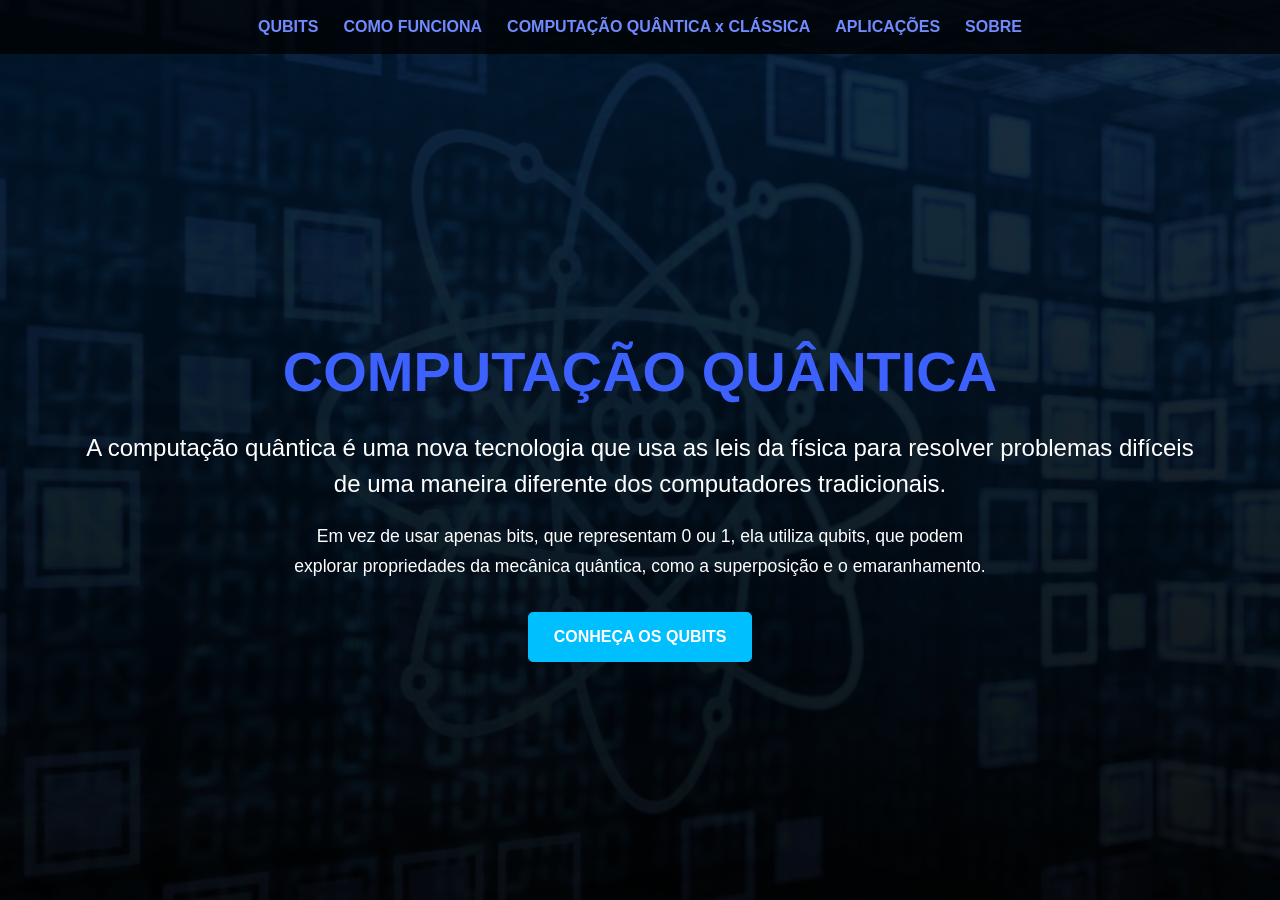
<file: Sites/computação quântica/index.html>
<!DOCTYPE html>
<html lang="pt-BR">

<head>
    <meta charset="UTF-8">
    <meta name="viewport" content="width=device-width, initial-scale=1.0">

    <title>Computação Quântica</title>

    <link
        href="https://cdn.jsdelivr.net/npm/bootstrap@5.3.8/dist/css/bootstrap.min.css"
        rel="stylesheet">

    <link rel="stylesheet" href="body.css">
</head>

<body>

    <nav>
        <ul>
            <li>
                <a href="qubits.html">QUBITS</a>
            </li>

            <li>
                <a href="como_funciona.html">COMO FUNCIONA</a>
            </li>

            <li>
                <a href="comp.html">COMPUTAÇÃO QUÂNTICA x CLÁSSICA</a>
            </li>

            <li>
                <a href="aplicacoes.html">APLICAÇÕES</a>
            </li>

            <li>
                <a href="sobre.html">SOBRE</a>
            </li>
        </ul>
    </nav>

    <section class="hero">

        <div class="container">

            <div class="row">

                <div class="col-12">

                    <h1>COMPUTAÇÃO QUÂNTICA</h1>

                    <h2>
                        A computação quântica é uma nova tecnologia que usa
                        as leis da física para resolver problemas difíceis de
                        uma maneira diferente dos computadores tradicionais.
                    </h2>

                    <p>
                        Em vez de usar apenas bits, que representam 0 ou 1,
                        ela utiliza qubits, que podem explorar propriedades
                        da mecânica quântica, como a superposição e o
                        emaranhamento.
                    </p>

                    <a href="qubits.html" class="btn btn-primary">
                        CONHEÇA OS QUBITS
                    </a>

                </div>

            </div>

        </div>

    </section>


    <script
        src="https://cdn.jsdelivr.net/npm/bootstrap@5.3.8/dist/js/bootstrap.bundle.min.js">
    </script>

</body>
</html>
</file>
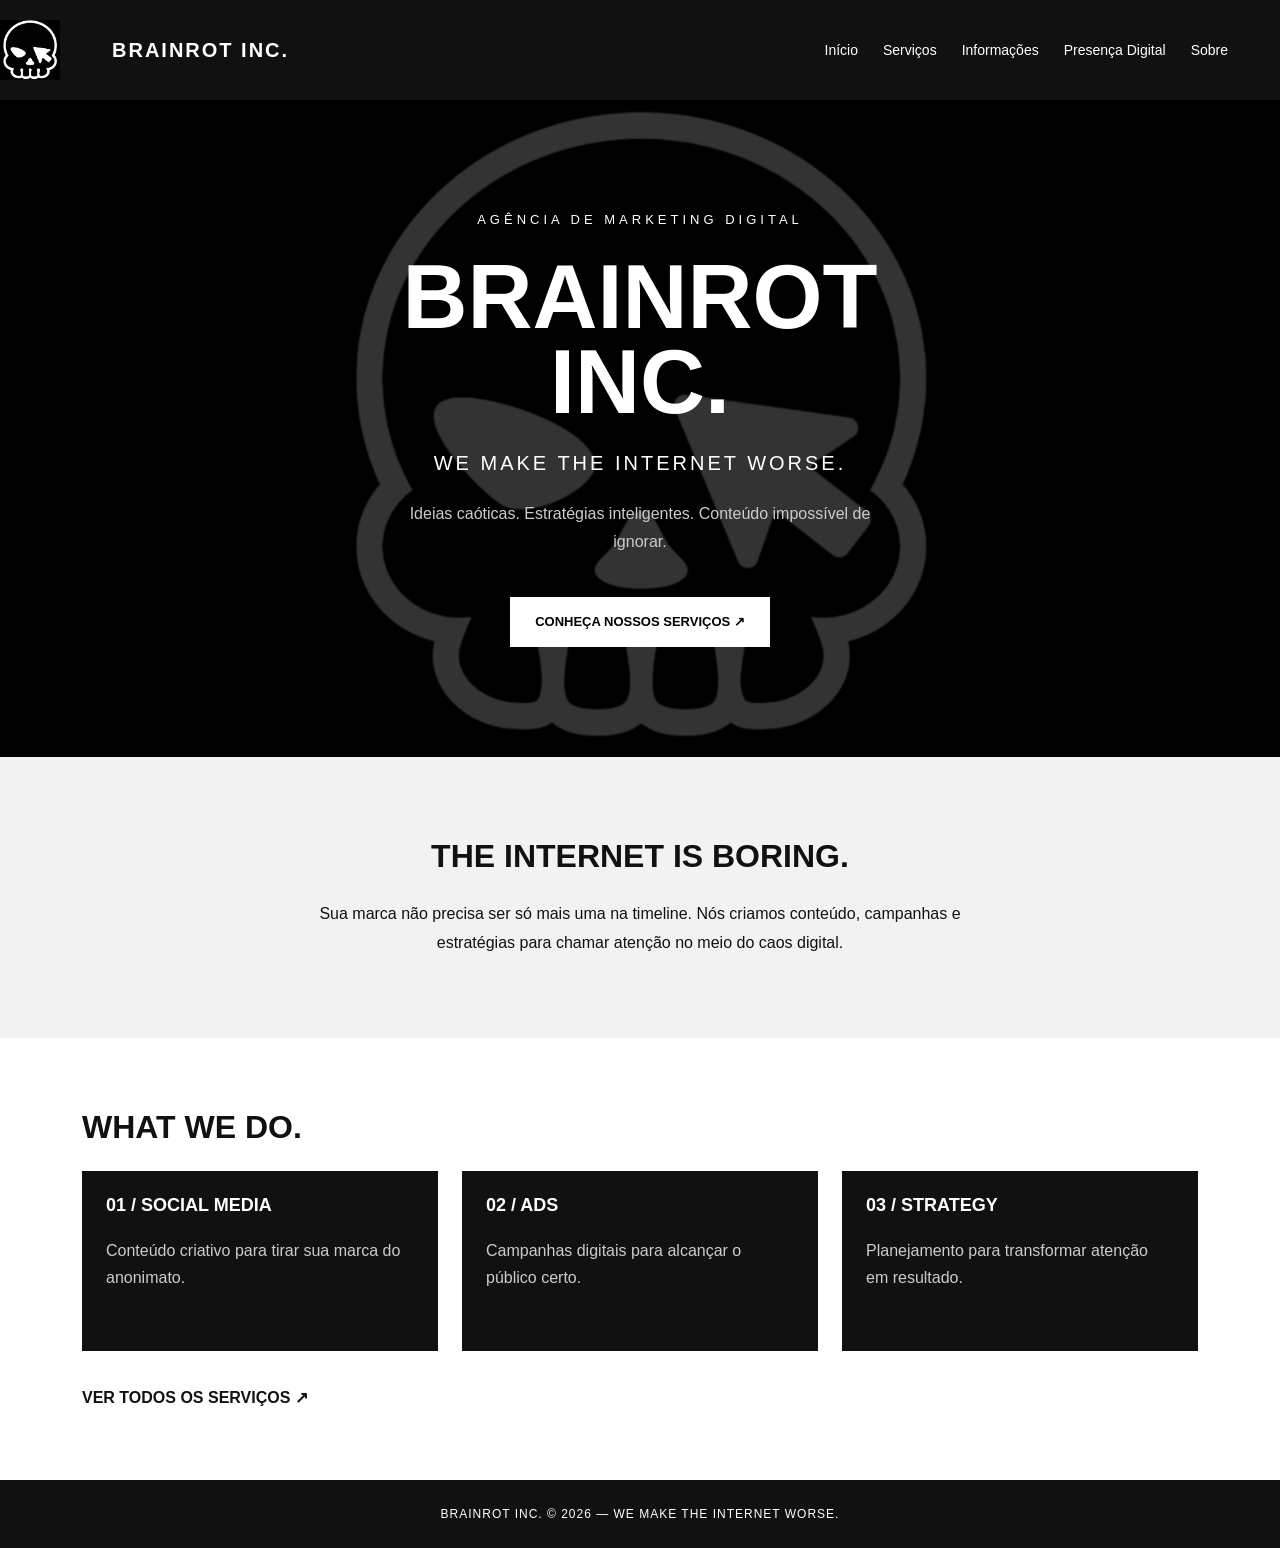
<file: Sites/Empresa/index.html>
<!DOCTYPE html>
<html lang="pt-br">

<head>
    <meta charset="UTF-8">
    <meta name="viewport" content="width=device-width, initial-scale=1.0">
    <title>BRAINROT INC. | Home</title>

    <link href="https://cdn.jsdelivr.net/npm/bootstrap@5.3.8/dist/css/bootstrap.min.css" rel="stylesheet">
    <link rel="stylesheet" href="index css.css">
</head>

<body>

    <nav class="navbar" href="index.html">
    <img src="BRAINROT INC.png" alt="Logo" class="icone-menu">

        <div class="container d-flex justify-content-between align-items-center">

            <a class="navbar-brand" href="index.html">BRAINROT INC.</a>

            <div class="menu">
                <a href="index.html">Início</a>
                <a href="servicos.html">Serviços</a>
                <a href="informacoes.html">Informações</a>
                <a href="contato.html">Presença Digital</a>
                <a href="sobre.html">Sobre</a>
            </div>

        </div>
    </nav>

    <header class="inicio">
        <div class="container">

            <p class="etiqueta">AGÊNCIA DE MARKETING DIGITAL</p>

            <h1>BRAINROT<br>INC.</h1>

            <h2>WE MAKE THE INTERNET WORSE.</h2>

            <p class="descricao">
                Ideias caóticas. Estratégias inteligentes.
                Conteúdo impossível de ignorar.
            </p>

            <a href="servicos.html" class="botao">
                CONHEÇA NOSSOS SERVIÇOS ↗
            </a>

        </div>
    </header>

    <section class="manifesto">
        <div class="container">

            <h2>THE INTERNET IS BORING.</h2>

            <p>
                Sua marca não precisa ser só mais uma na timeline.
                Nós criamos conteúdo, campanhas e estratégias para
                chamar atenção no meio do caos digital.
            </p>

        </div>
    </section>

    <section class="destaques">
        <div class="container">

            <h2>WHAT WE DO.</h2>

            <div class="row g-4">

                <div class="col-md-4">
                    <div class="card destaque-card">
                        <div class="card-body p-4">

                            <h3>01 / SOCIAL MEDIA</h3>

                            <p>
                                Conteúdo criativo para tirar sua marca do anonimato.
                            </p>

                        </div>
                    </div>
                </div>

                <div class="col-md-4">
                    <div class="card destaque-card">
                        <div class="card-body p-4">

                            <h3>02 / ADS</h3>

                            <p>
                                Campanhas digitais para alcançar o público certo.
                            </p>

                        </div>
                    </div>
                </div>

                <div class="col-md-4">
                    <div class="card destaque-card">
                        <div class="card-body p-4">

                            <h3>03 / STRATEGY</h3>

                            <p>
                                Planejamento para transformar atenção em resultado.
                            </p>

                        </div>
                    </div>
                </div>

            </div>

            <a href="servicos.html" class="link-pagina">
                VER TODOS OS SERVIÇOS ↗
            </a>

        </div>
    </section>

    <footer>
        <p>BRAINROT INC. © 2026 — WE MAKE THE INTERNET WORSE.</p>
    </footer>

</body>
</html>
</file>
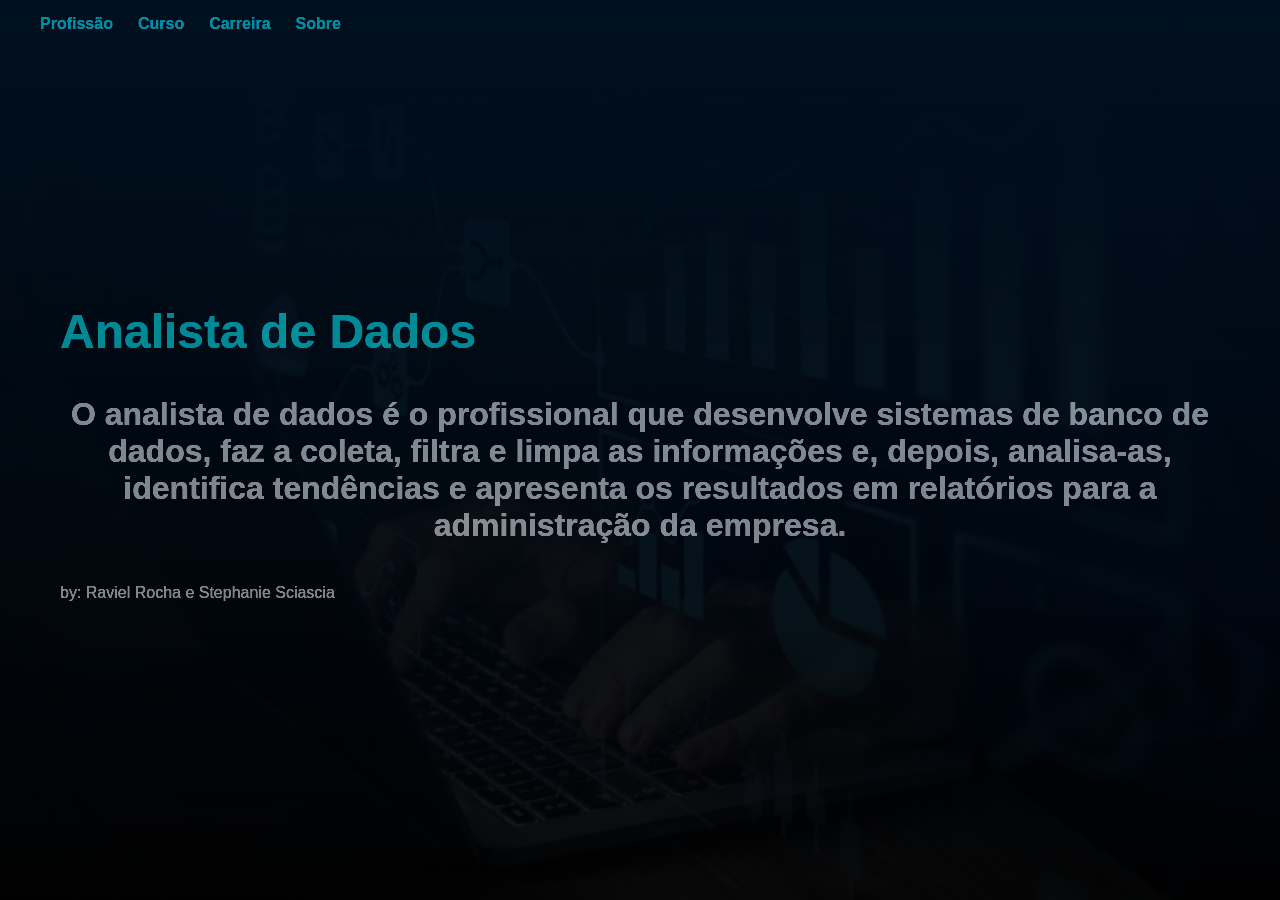
<file: Sites/site_profissao/index.html>
<!DOCTYPE html>
<html lang="pt-BR">
<head>
  <meta charset="UTF-8">
  <meta name="viewport" content="width=device-width, initial-scale=1.0">
  <title>index</title>
  <link rel="stylesheet" href="body.css">
</head>
<body>
  <nav>
    <ul>
      <li><a href="profissao.html">Profissão</a></li>
      <li><a href="curso.html">Curso</a></li>
      <li><a href="carreira.html">Carreira</a></li>
      <li><a href="sobre.html">Sobre</a></li>
    </ul>
  </nav>
 
  <center>
  <section class="hero">
  
    <h1>Analista de Dados</h1>
    <h2>O analista de dados é o profissional que desenvolve sistemas de banco de dados, faz a coleta, filtra e limpa as informações e, depois, analisa-as, identifica tendências e apresenta os resultados em relatórios para a administração da empresa.</h2>
    </div>
 

        <p>
     by: Raviel Rocha e Stephanie Sciascia
    </p>
  </section>
  </center>
</body>
</html>
</file>
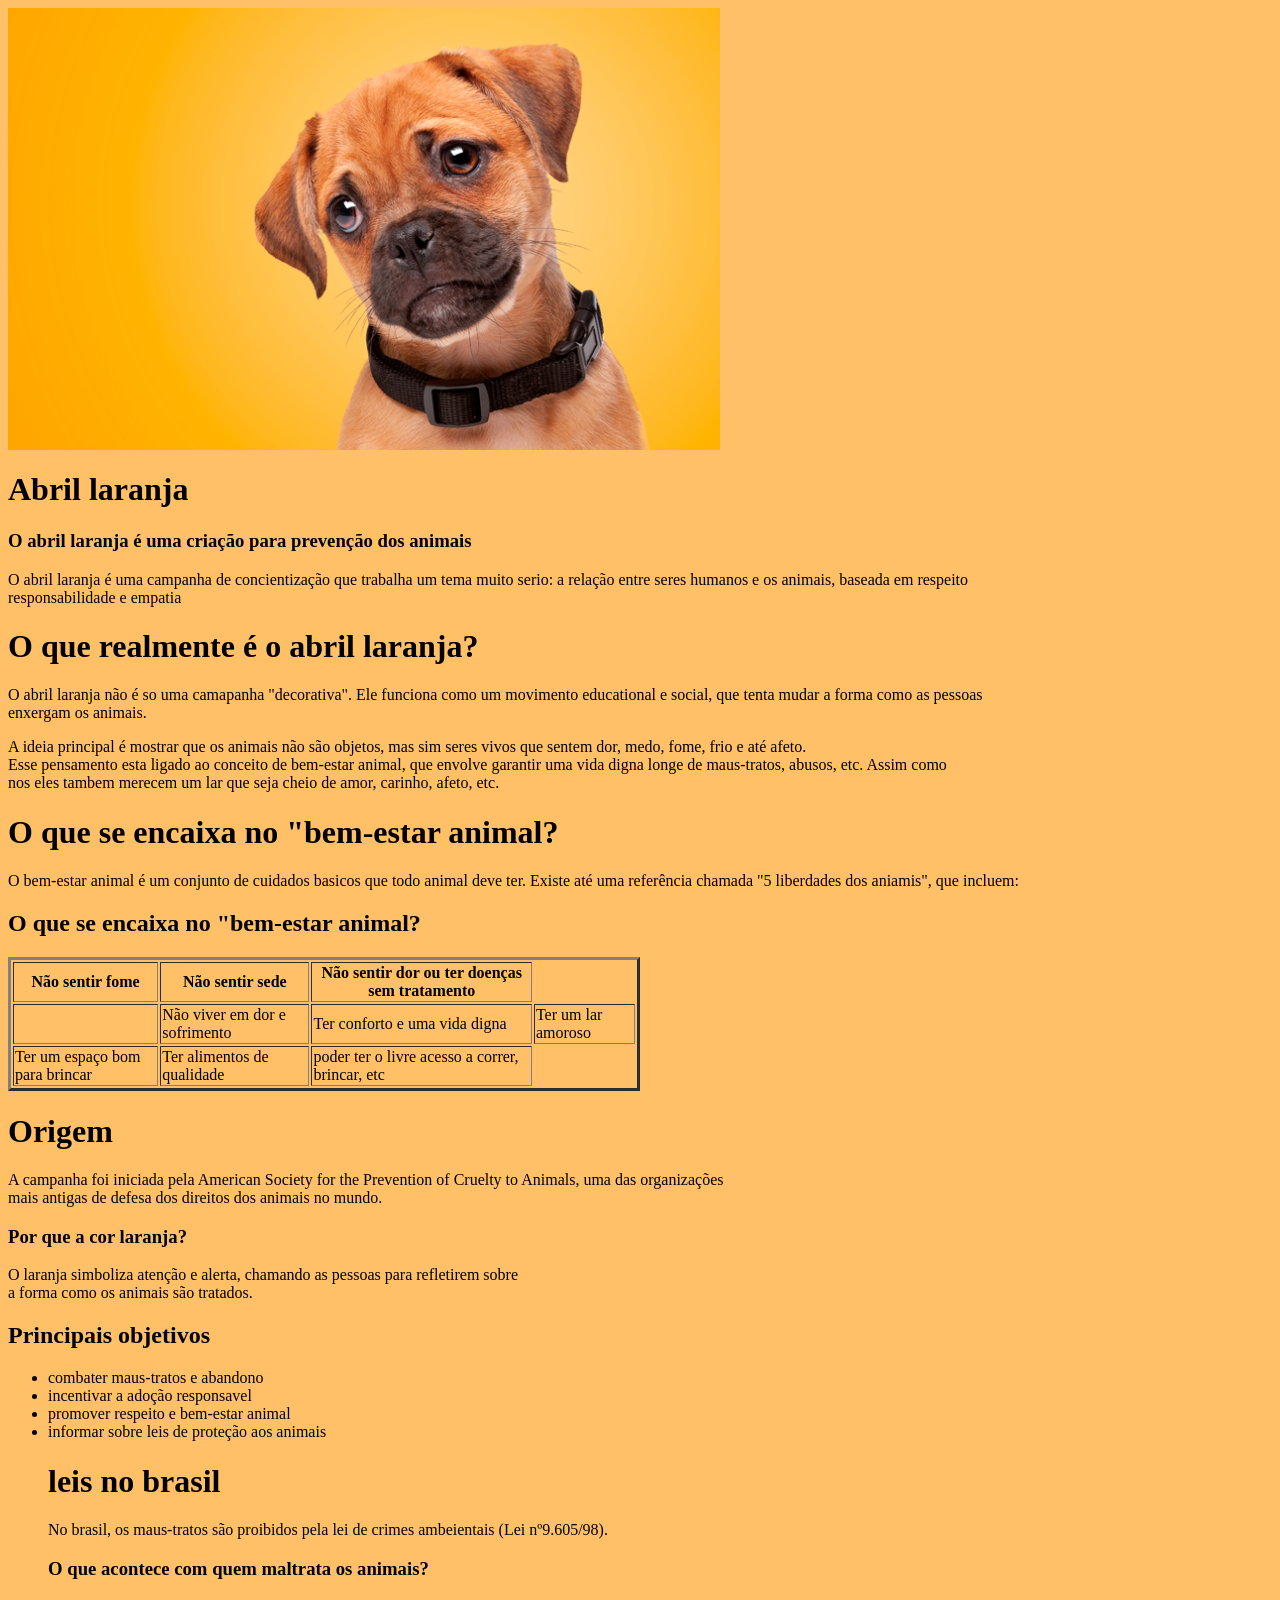
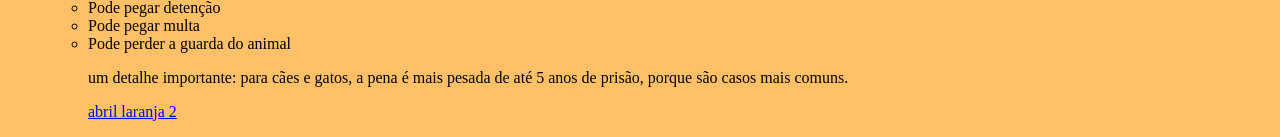
<file: Sites/ABRIL_LARANJA_HTML/ABRIL_LARANJA1.html>
<html lang="pt-br">
<meta char set="utf-8">
<head><title>ABRIL LARANJA</title></head>
<body bgcolor="#ffc067" text="#000000">
<body backgrund="imagem">
<img src= "abril_laranja_capa.png" height="50%">
<h1>Abril laranja</h1>
<h3>O abril laranja é uma criação para prevenção dos animais</h3>
<p>O abril laranja é uma campanha de concientização que trabalha um tema muito serio: a relação entre seres humanos e os animais, baseada em respeito <br>
responsabilidade e empatia </p> 
<h1>O que realmente é o abril laranja?</h1>
<p>O abril laranja não é so uma camapanha "decorativa". Ele funciona como um movimento educational e social, que tenta mudar a forma como as pessoas<br>
enxergam os animais.</p>
<p> A ideia principal é mostrar que os animais não são objetos, mas sim seres vivos que sentem dor, medo, fome, frio e até afeto. <br>
Esse pensamento esta ligado ao conceito de bem-estar animal, que envolve garantir uma vida digna longe de maus-tratos, abusos, etc. Assim como <br>
nos eles tambem merecem um lar que seja cheio de amor, carinho, afeto, etc.</p>
<h1>O que se encaixa no "bem-estar animal?</h1>
O bem-estar animal é um conjunto de cuidados basicos que todo animal deve ter. Existe até uma referência chamada "5 liberdades dos aniamis", que incluem:
<!DOCTYPE html>
<html>
<head>
    <title>tabela simples</title>
</head>
</html>
<h2>O que se encaixa no "bem-estar animal?</h2>
<table border="3"
width="50%">
<tr>
   <th>Não sentir fome</th>
   <th>Não sentir sede</th>
   <th>Não sentir dor ou ter doenças sem tratamento</th>
</tr>
<th>
   <td>Não viver em dor e sofrimento</td>
   <td>Ter conforto e uma vida digna</td>
   <td>Ter um lar amoroso</td>
</th>
<tr>
    <td>Ter um espaço bom para brincar</td>
    <td>Ter alimentos de qualidade</td>
    <td>poder ter o livre acesso a correr, brincar, etc</td>
</tr>
</table>
</body>
</html>
<h1>Origem</h1>
<p>A campanha foi iniciada pela American Society for the Prevention of Cruelty to Animals, uma das organizações<br>
mais antigas de defesa dos direitos dos animais no mundo.</p>
<h3>Por que a cor laranja?</h3>
<p>O laranja simboliza atenção e alerta, chamando as pessoas para refletirem sobre <br>
a forma como os animais são tratados.</p>
<h2>Principais objetivos</h2>
<ul>
<li>combater maus-tratos e abandono</li>
<li>incentivar a adoção responsavel </li>
<li>promover respeito e bem-estar animal</li>
<li>informar sobre leis de proteção aos animais</li>
</u>
<h1>leis no brasil</h1>
No brasil, os maus-tratos são proibidos pela lei de crimes ambeientais (Lei nº9.605/98).
<h3>O que acontece com quem maltrata os animais?</h3>
<ul>
<li>Pode pegar detenção</li>
<li>Pode pegar multa</li>
<li>Pode perder a guarda do animal</li>
<p> um detalhe importante: para cães e gatos, a pena é mais pesada de até 5 anos de prisão, porque são casos mais comuns.</p>
<a href="e:\ABRIL_LARANJA_HTML\ABRIL_LARANJA2.html">abril laranja 2</a>
</file>
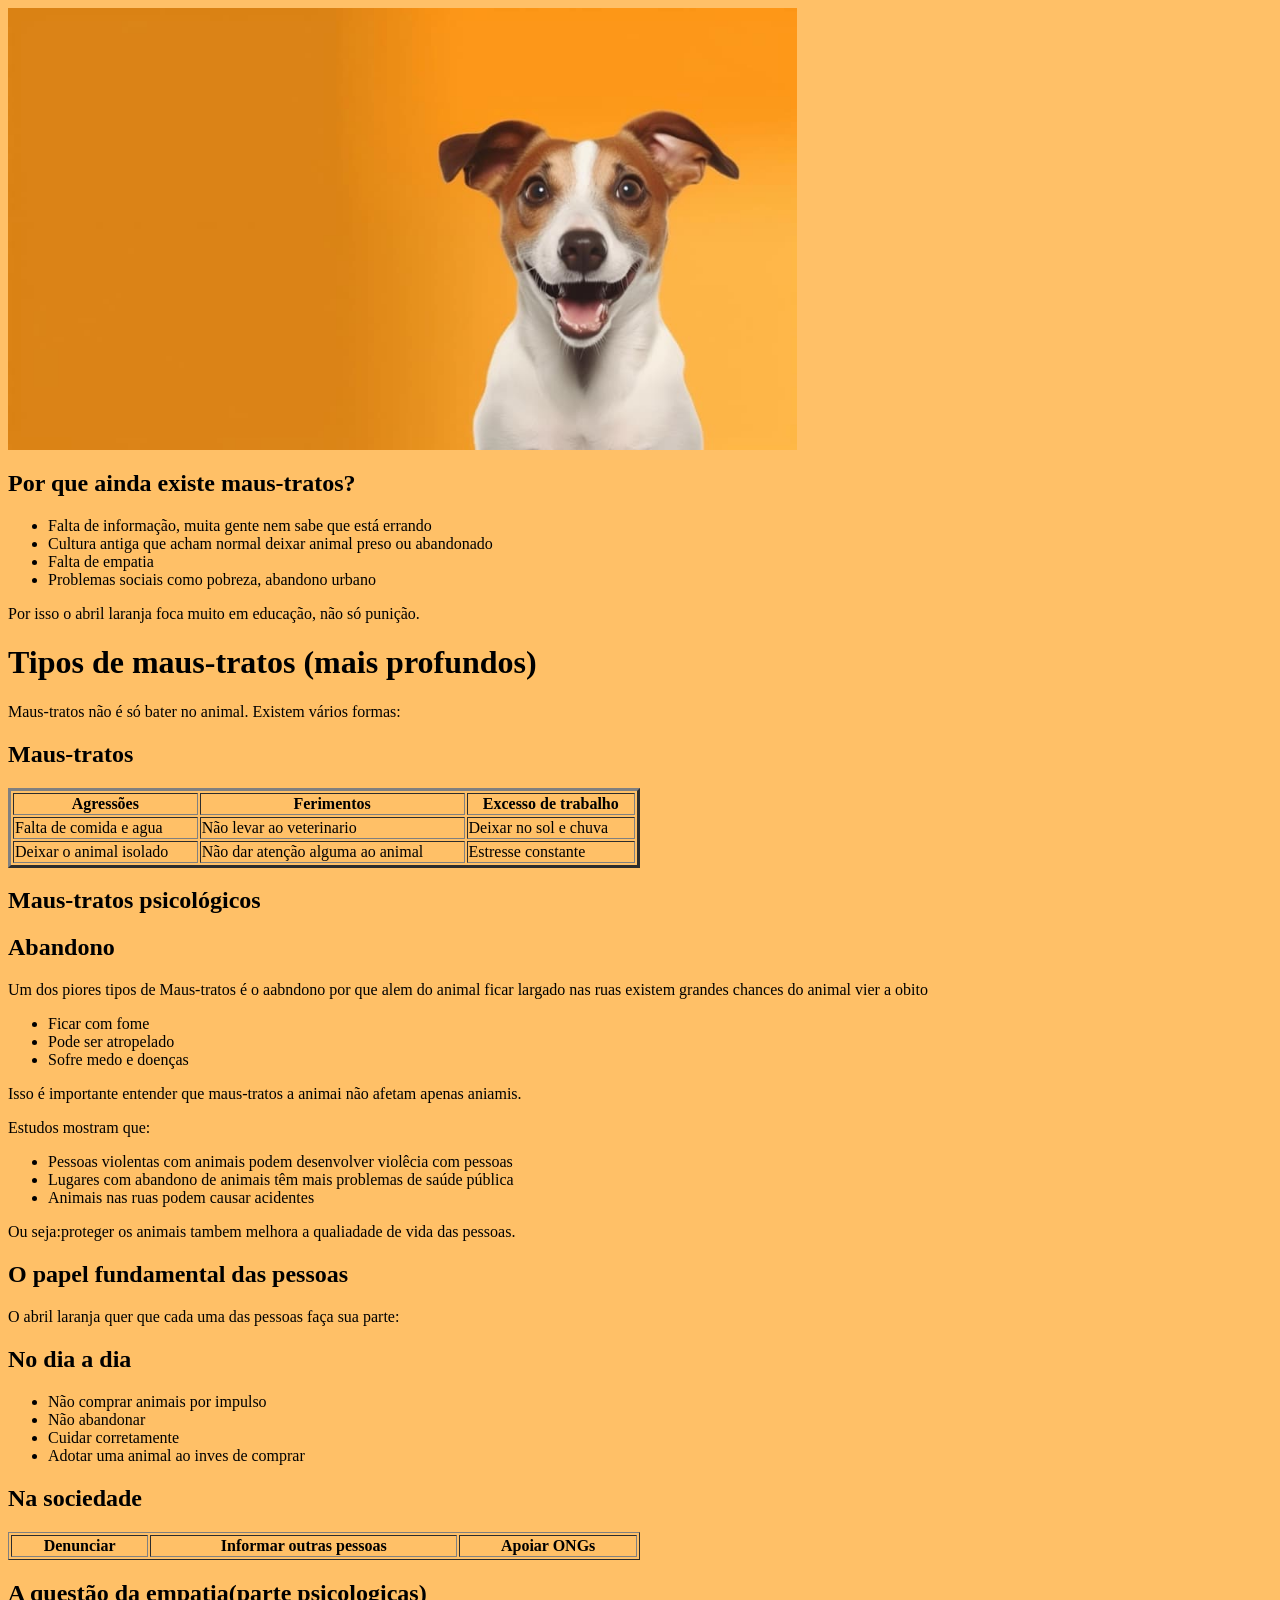
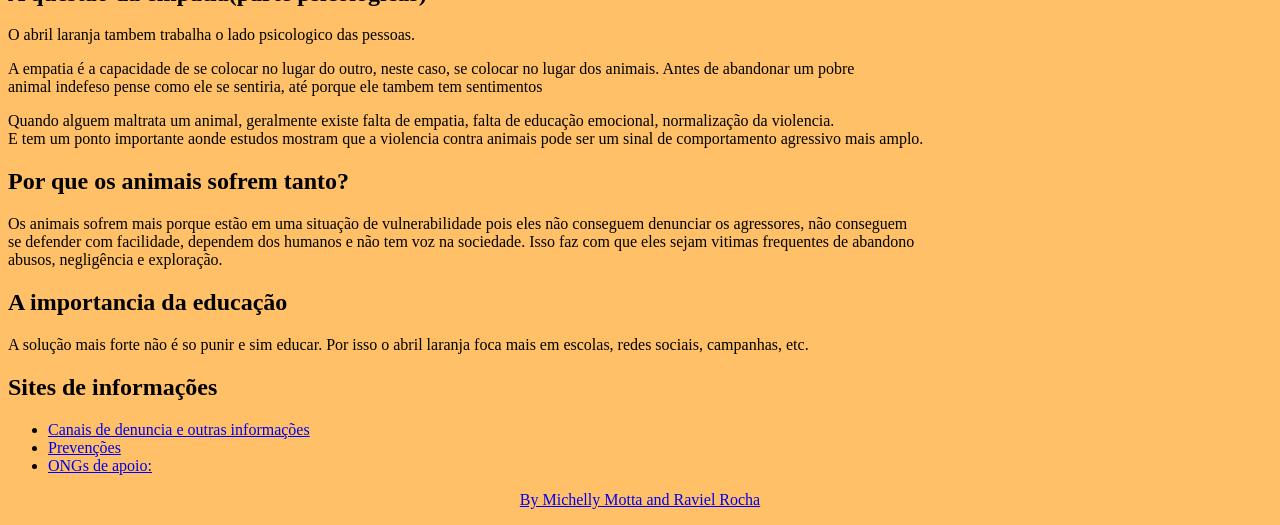
<file: Sites/ABRIL_LARANJA_HTML/ABRIL_LARANJA2.html>
<html lang="pt-br">
<meta char set="utf-8">
<head><title>ABRIL LARANJA DOIS</title></head>
<body bgcolor="#ffc067" text="#000000">
<body backgrund="imagem">
<img src="cao-alegre.jpg" height="50%">
<h2>Por que ainda existe maus-tratos?</h2>
<ul>
<li>Falta de informação, muita gente nem sabe que está errando</li>
<li>Cultura antiga que acham normal deixar animal preso ou abandonado</li>
<li>Falta de empatia</li>
<li>Problemas sociais como pobreza, abandono urbano</li>
</ul>
<p>Por isso o abril laranja foca muito em educação, não só punição.</p>
<h1>Tipos de maus-tratos (mais profundos)</h1>
<p>Maus-tratos não é só bater no animal. Existem vários formas:</p>
<!DOCTYPE html>
<html>
<head>
<title>Tipo de maus-tratos</title>
</head>
<body>
<h2>Maus-tratos</h2>
<table border="3"
width="50%">
<tr>
    <th>Agressões</th>
    <th>Ferimentos</th>
    <th>Excesso de trabalho</th>
</tr>
<tr>
    <td>Falta de comida e agua</td>
    <td>Não levar ao veterinario</td>
    <td>Deixar no sol e chuva</td>
</tr>
<tr>
    <td>Deixar o animal isolado</td>
    <td>Não dar atenção alguma ao animal</td>
    <td>Estresse constante</td>
</tr>
</table>
</body>
</html>
<h2>Maus-tratos psicológicos</h2> 
<h2>Abandono</h2>
<p>Um dos piores tipos de Maus-tratos é o aabndono por que alem do animal ficar largado nas ruas existem grandes chances do animal vier a obito</p> 
<ul>
<li>Ficar com fome</li>
<li>Pode ser atropelado</li>
<li>Sofre medo e doenças</li>
</ul>
<p>Isso é importante entender que maus-tratos a animai não afetam apenas aniamis.</p>
<p>Estudos mostram que:</p>
<ul>
<li>Pessoas violentas com animais podem desenvolver violêcia com pessoas</li>
<li>Lugares com abandono de animais têm mais problemas de saúde pública</li>
<li>Animais nas ruas podem causar acidentes</li>
</ul>
<p>Ou seja:proteger os animais tambem melhora a qualiadade de vida das pessoas.</p>
<h2>O papel fundamental das pessoas</h2>
<p>O abril laranja quer que cada uma das pessoas faça sua parte:</p>
<h2>No dia a dia</h2>
<ul>
<li>Não comprar animais por impulso</li>
<li>Não abandonar</li>
<li>Cuidar corretamente</li>
<li>Adotar uma animal ao inves de comprar</li>
</ul>
<!DOCTYPE html> 
<html>
<head>
<title>Tabela simples</title>
</head>
<body>
<h2>Na sociedade</h2>
<table border="1"
width="50%">
<tr>
<th>Denunciar</th>
<th>Informar outras pessoas</th>
<th>Apoiar ONGs</th>
</tr>
</table>
</body>
</html>
<h2>A questão da empatia(parte psicologicas)</h2>
<p>O abril laranja tambem trabalha o lado psicologico das pessoas.</p>
<p>A empatia é a capacidade de se colocar no lugar do outro, neste caso, se colocar no lugar dos animais. Antes de abandonar um pobre<br>
animal indefeso pense como ele se sentiria, até porque ele tambem tem sentimentos</p>
<p>Quando alguem maltrata um animal, geralmente existe falta de empatia, falta de educação emocional, normalização da violencia.<br>
E tem um ponto importante aonde estudos mostram que a violencia contra animais pode ser um sinal de comportamento agressivo mais amplo.</p>
<h2>Por que os animais sofrem tanto?</h2>
<p>Os animais sofrem mais porque estão em uma situação de vulnerabilidade pois eles não conseguem denunciar os agressores, não conseguem<br>
se defender com facilidade, dependem dos humanos e não tem voz na sociedade. Isso faz com que eles sejam vitimas frequentes de abandono<br>
abusos, negligência e exploração.</p>
<h2>A importancia da educação</h2>
<p>A solução mais forte não é so punir e sim educar. Por isso o abril laranja foca mais em escolas, redes sociais, campanhas, etc.</p>
<h2>Sites de informações</h2>
<ul> 
<li><a href="https://share.google/mfsHienz5DUDuEstP">Canais de denuncia e outras informações
<li><a href="https://share.google/ahntuMhFhpkTcP7vq">Prevenções
<li><a href="https://share.google/fdhPmxMFM33SRlr5m">ONGs de apoio:
</ul>
<footer><center>
<p>By Michelly Motta and Raviel Rocha</p>
</file>
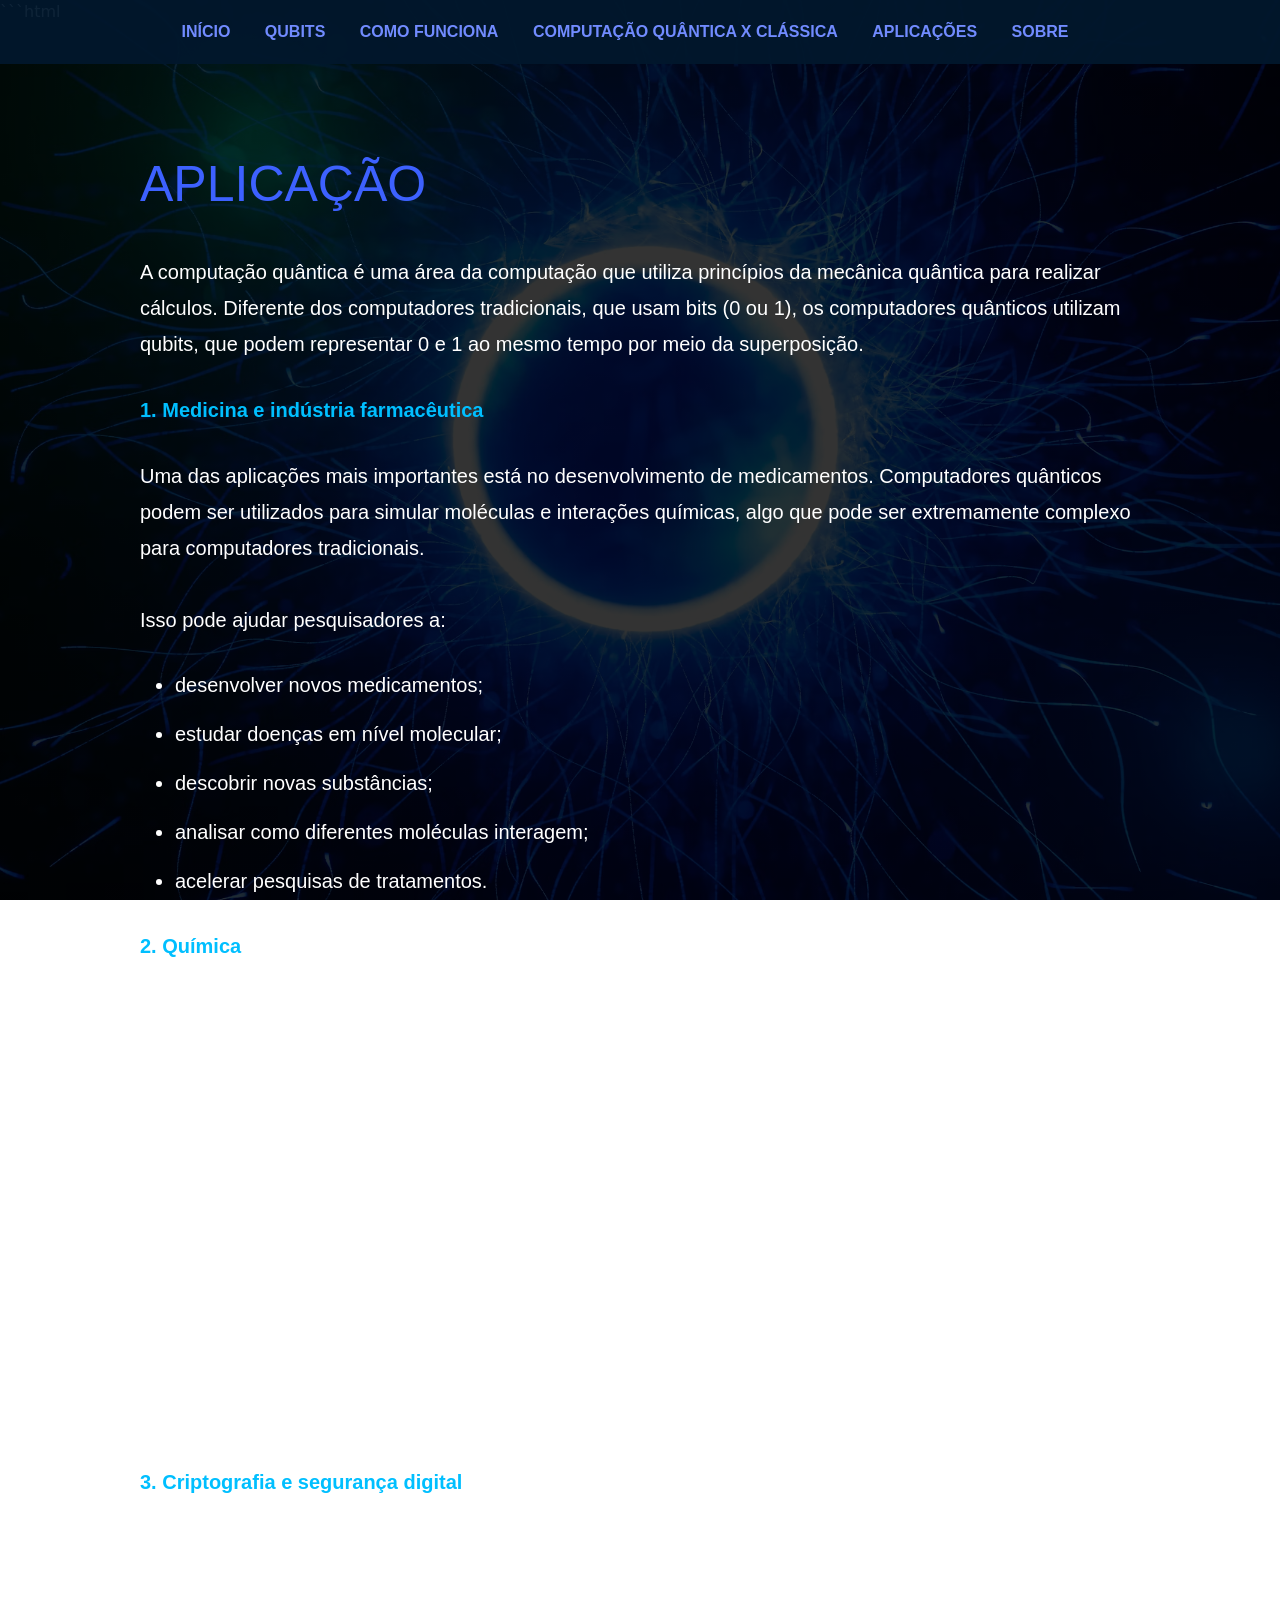
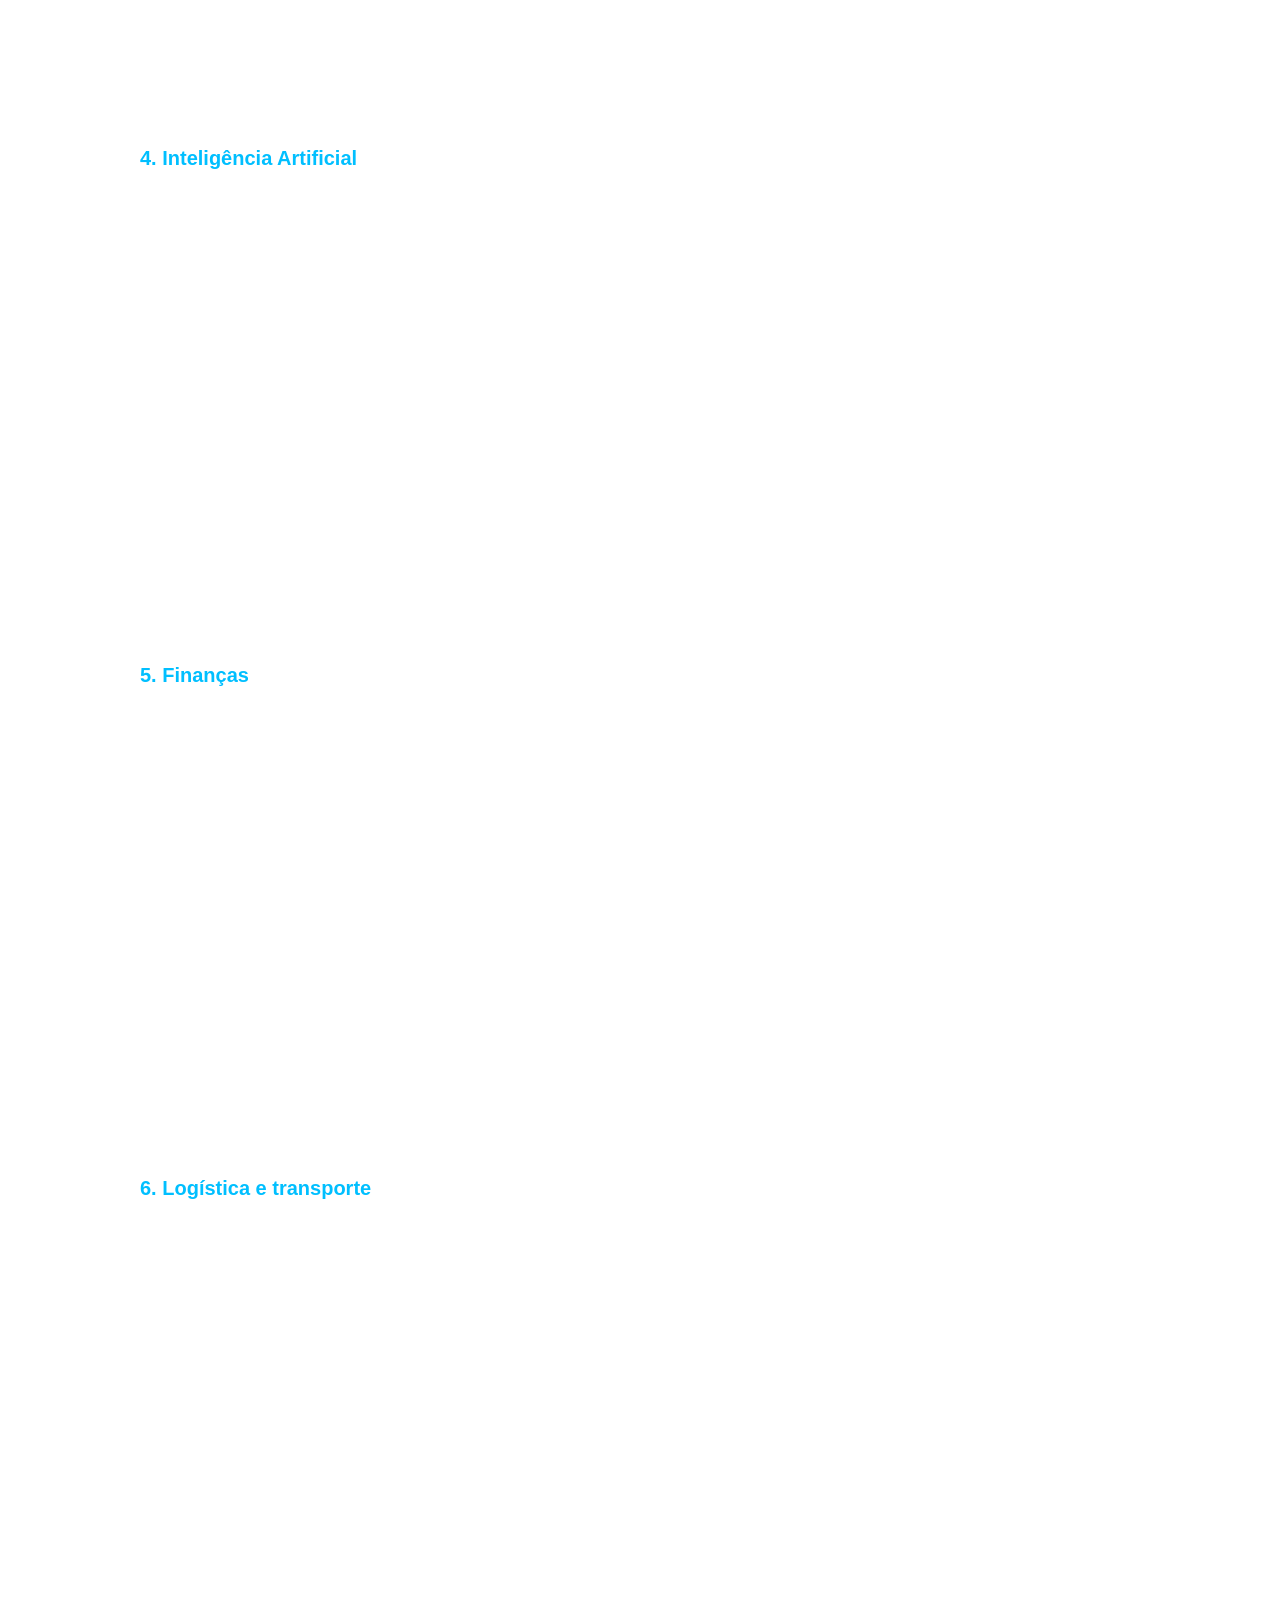
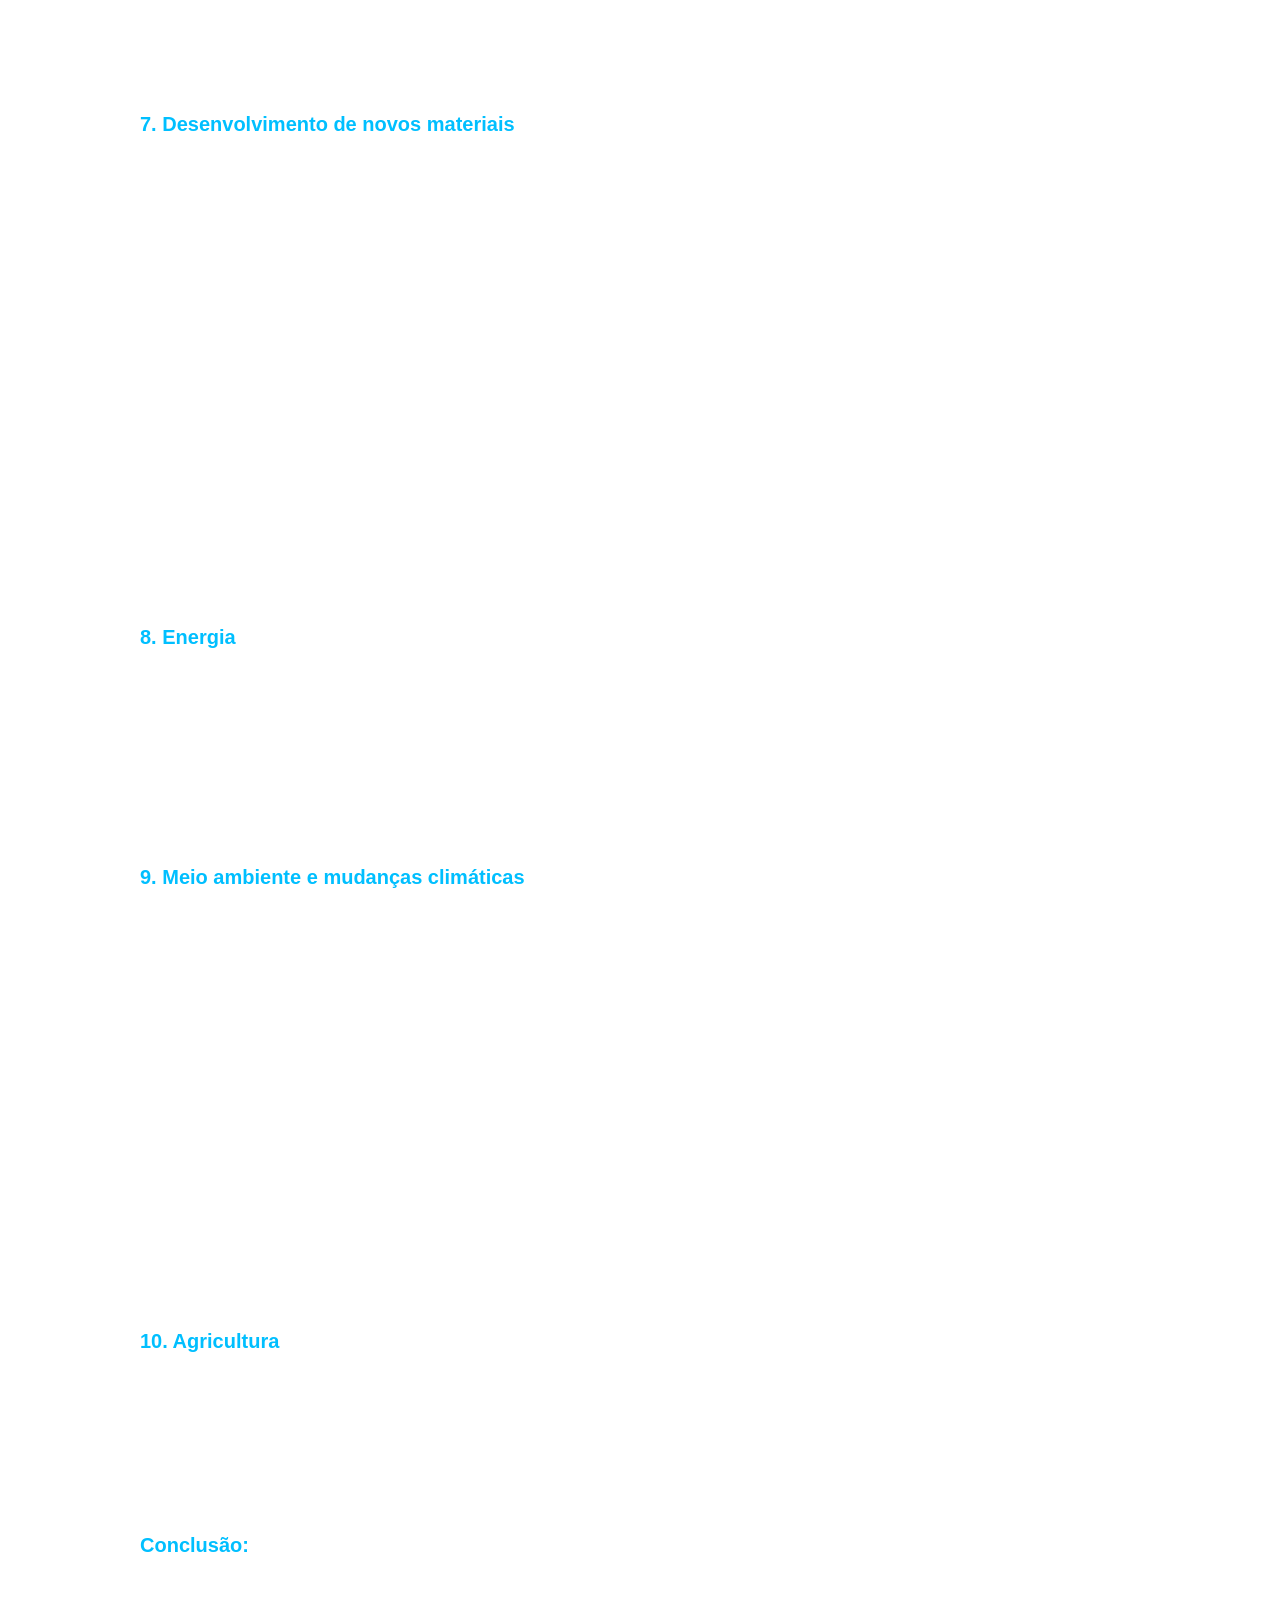
<file: Sites/computação quântica/aplicacoes.html>
```html
<!DOCTYPE html>
<html lang="pt-BR">

<head>

    <meta charset="UTF-8">

    <meta name="viewport" content="width=device-width, initial-scale=1.0">

    <title>Aplicações - Computação Quântica</title>

    <link
        href="https://cdn.jsdelivr.net/npm/bootstrap@5.3.8/dist/css/bootstrap.min.css"
        rel="stylesheet">


    <link rel="stylesheet" href="style.css">

</head>

<body>


    <nav>

        <a href="index.html">INÍCIO</a>
        <a href="qubits.html">QUBITS</a>
        <a href="como_funciona.html">COMO FUNCIONA</a>
        <a href="comp.html">COMPUTAÇÃO QUÂNTICA X CLÁSSICA</a>
        <a href="aplicacoes.html">APLICAÇÕES</a>
        <a href="sobre.html">SOBRE</a>

    </nav>



    <section class="conteudo">

        <h1>APLICAÇÃO</h1>


        <p>
            A computação quântica é uma área da computação que utiliza
            princípios da mecânica quântica para realizar cálculos.
            Diferente dos computadores tradicionais, que usam bits
            (0 ou 1), os computadores quânticos utilizam qubits, que
            podem representar 0 e 1 ao mesmo tempo por meio da
            superposição.
        </p>


        <p>
            <strong>1. Medicina e indústria farmacêutica</strong>
        </p>

        <p>
            Uma das aplicações mais importantes está no desenvolvimento
            de medicamentos. Computadores quânticos podem ser utilizados
            para simular moléculas e interações químicas, algo que pode
            ser extremamente complexo para computadores tradicionais.

            <br><br>

            Isso pode ajudar pesquisadores a:
        </p>

        <ul>

            <li>desenvolver novos medicamentos;</li>

            <li>estudar doenças em nível molecular;</li>

            <li>descobrir novas substâncias;</li>

            <li>analisar como diferentes moléculas interagem;</li>

            <li>acelerar pesquisas de tratamentos.</li>

        </ul>


        <p>
            <strong>2. Química</strong>
        </p>

        <p>
            A mecânica quântica é fundamental para compreender o
            comportamento de átomos e moléculas. Como os computadores
            quânticos também funcionam utilizando princípios da física
            quântica, eles podem ser especialmente adequados para
            simular sistemas químicos.

            <br><br>

            Isso pode contribuir para a criação de:
        </p>

        <ul>

            <li>novos materiais;</li>

            <li>catalisadores;</li>

            <li>combustíveis mais eficientes;</li>

            <li>fertilizantes;</li>

            <li>produtos químicos menos poluentes.</li>

        </ul>


        <p>
            <strong>3. Criptografia e segurança digital</strong>
        </p>

        <p>
            A computação quântica também possui grande importância
            para a segurança da informação. Alguns algoritmos quânticos,
            como o algoritmo de Shor, podem representar uma ameaça a
            sistemas criptográficos utilizados atualmente, principalmente
            aqueles baseados em determinados problemas matemáticos
            difíceis para computadores convencionais. Por isso,
            pesquisadores trabalham no desenvolvimento da chamada
            criptografia pós-quântica, criada para proteger informações
            contra futuros computadores quânticos.
        </p>


        <p>
            <strong>4. Inteligência Artificial</strong>
        </p>

        <p>
            A computação quântica pode ser combinada com técnicas de
            inteligência artificial e aprendizado de máquina.

            <br><br>

            Pesquisadores estudam maneiras de utilizar computadores
            quânticos para:
        </p>

        <ul>

            <li>analisar grandes conjuntos de dados;</li>

            <li>realizar determinados cálculos matemáticos;</li>

            <li>melhorar processos de otimização;</li>

            <li>desenvolver novos modelos de aprendizado de máquina.</li>

        </ul>

        <p>
            Entretanto, essa área ainda está em desenvolvimento e não
            significa que toda inteligência artificial ficará
            automaticamente mais rápida com computadores quânticos.
        </p>


        <p>
            <strong>5. Finanças</strong>
        </p>

        <p>
            Bancos e empresas financeiras precisam analisar enormes
            quantidades de possibilidades para tomar decisões.

            <br><br>

            A computação quântica pode ser aplicada em:
        </p>

        <ul>

            <li>análise de riscos;</li>

            <li>otimização de investimentos;</li>

            <li>gerenciamento de carteiras;</li>

            <li>detecção de determinados padrões;</li>

            <li>simulações financeiras;</li>

            <li>problemas de precificação.</li>

        </ul>


        <p>
            <strong>6. Logística e transporte</strong>
        </p>

        <p>
            Outro campo importante é a otimização de rotas. Empresas
            precisam encontrar maneiras eficientes de transportar
            pessoas e produtos, considerando distância, combustível,
            trânsito, horários e capacidade dos veículos.

            <br><br>

            A computação quântica pode ajudar em problemas como:
        </p>

        <ul>

            <li>definição de rotas;</li>

            <li>distribuição de mercadorias;</li>

            <li>organização de frotas;</li>

            <li>planejamento de voos;</li>

            <li>gerenciamento de cadeias de produção.</li>

        </ul>


        <p>
            <strong>7. Desenvolvimento de novos materiais</strong>
        </p>

        <p>
            Computadores quânticos podem ajudar cientistas a pesquisar
            materiais com propriedades específicas.

            <br><br>

            Isso pode ser útil para desenvolver:
        </p>

        <ul>

            <li>baterias melhores;</li>

            <li>materiais mais resistentes;</li>

            <li>semicondutores;</li>

            <li>supercondutores;</li>

            <li>materiais para equipamentos eletrônicos;</li>

            <li>componentes para sistemas de energia renovável.</li>

        </ul>


        <p>
            <strong>8. Energia</strong>
        </p>

        <p>
            Na área energética, a computação quântica pode auxiliar
            na busca por soluções mais eficientes. Por exemplo,
            pesquisadores podem utilizá-la para estudar materiais
            para baterias, processos químicos e novas formas de
            armazenamento de energia. No futuro, isso pode contribuir
            para baterias com maior capacidade, menor tempo de
            carregamento e maior durabilidade.
        </p>


        <p>
            <strong>9. Meio ambiente e mudanças climáticas</strong>
        </p>

        <p>
            A computação quântica também é estudada para problemas
            relacionados ao meio ambiente.

            <br><br>

            Ela pode contribuir para simulações de sistemas complexos
            e pesquisas sobre:
        </p>

        <ul>

            <li>mudanças climáticas;</li>

            <li>novos materiais para captura de carbono;</li>

            <li>armazenamento de energia;</li>

            <li>eficiência energética;</li>

            <li>processos químicos menos poluentes.</li>

        </ul>


        <p>
            <strong>10. Agricultura</strong>
        </p>

        <p>
            Na agricultura, algoritmos quânticos podem futuramente
            ajudar em problemas de otimização. Por exemplo, podem ser
            utilizados para estudar a melhor distribuição de recursos,
            planejamento de produção e utilização de água e fertilizantes.
        </p>


        <p>
            <strong>Conclusão:</strong>
        </p>

        <p>
            A computação quântica representa uma nova abordagem para
            resolver problemas computacionais. Suas aplicações mais
            promissoras estão em áreas como medicina, química,
            criptografia, inteligência artificial, finanças, logística,
            energia, desenvolvimento de materiais e pesquisa científica.
            Apesar de ainda estar em desenvolvimento, seu potencial pode
            transformar algumas áreas que dependem de cálculos
            extremamente complexos.

            <br><br>

            Para um trabalho escolar, você pode dividir o tema em:
            conceito → funcionamento → aplicações → vantagens →
            limitações → exemplos de computadores quânticos →
            futuro da tecnologia → conclusão.
        </p>

    </section>



    <script
        src="https://cdn.jsdelivr.net/npm/bootstrap@5.3.8/dist/js/bootstrap.bundle.min.js">
    </script>

</body>

</html>
</file>
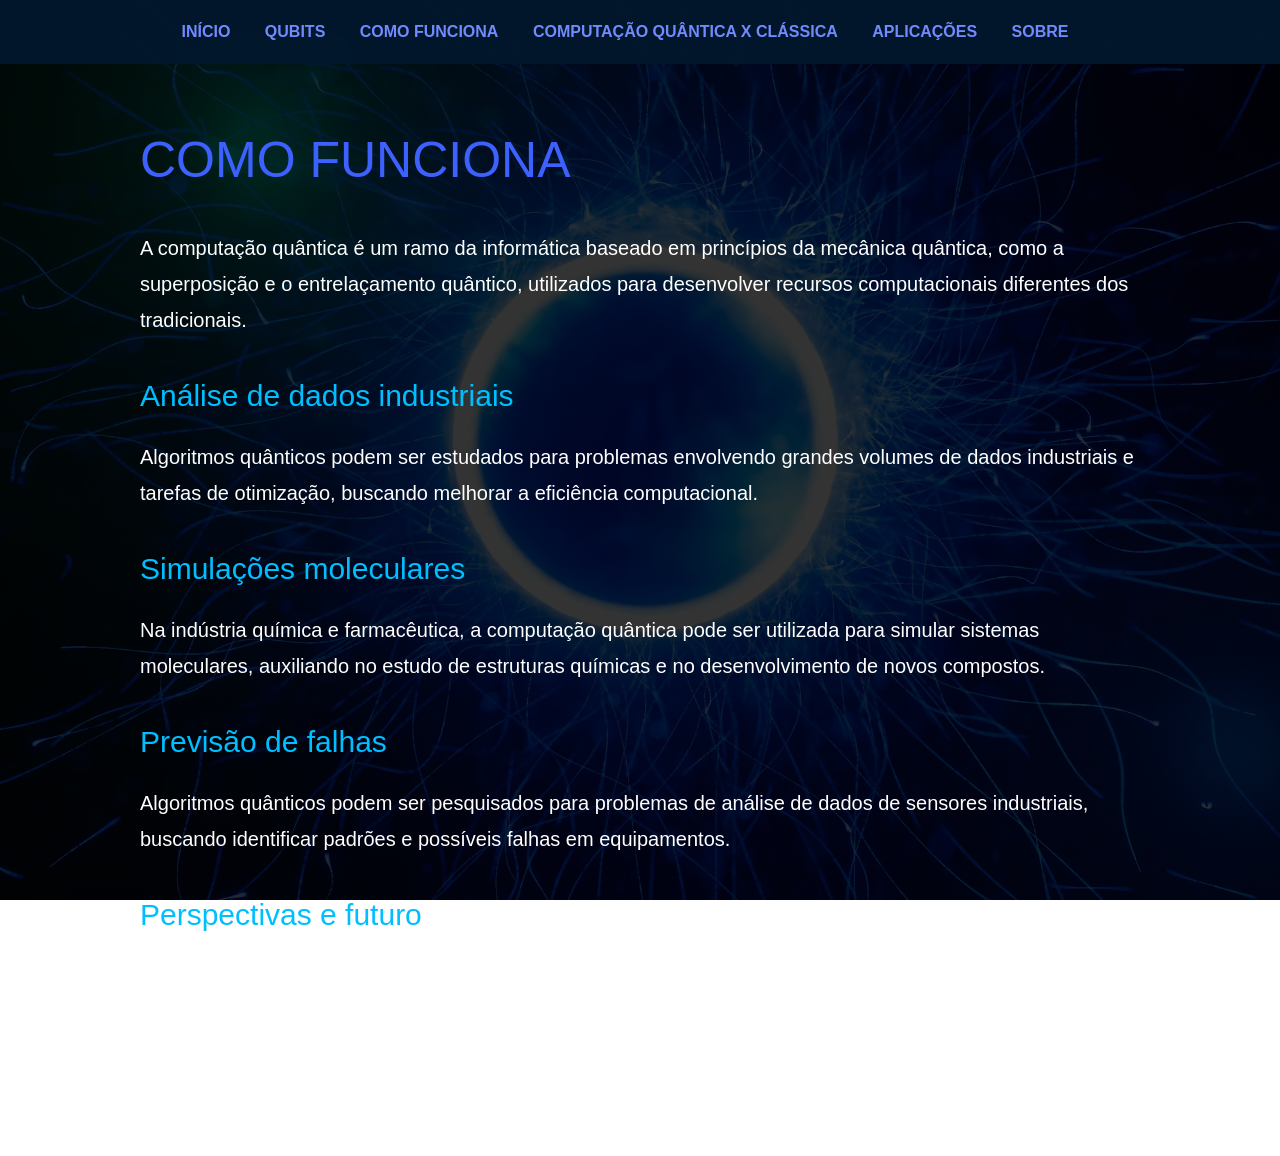
<file: Sites/computação quântica/como_funciona.html>
<!DOCTYPE html>
<html lang="pt-BR">

<head>

    <meta charset="UTF-8">

    <meta name="viewport" content="width=device-width, initial-scale=1.0">

    <title>Como Funciona</title>

    <link
        href="https://cdn.jsdelivr.net/npm/bootstrap@5.3.8/dist/css/bootstrap.min.css"
        rel="stylesheet">

    <link rel="stylesheet" href="style.css">

</head>

<body>

    <nav>

        <a href="index.html">INÍCIO</a>
        <a href="qubits.html">QUBITS</a>
        <a href="como_funciona.html">COMO FUNCIONA</a>
        <a href="comp.html">COMPUTAÇÃO QUÂNTICA X CLÁSSICA</a>
        <a href="aplicacoes.html">APLICAÇÕES</a>
        <a href="sobre.html">SOBRE</a>

    </nav>


    <section class="conteudo">

        <h1>COMO FUNCIONA</h1>

        <p>
            A computação quântica é um ramo da informática baseado
            em princípios da mecânica quântica, como a superposição
            e o entrelaçamento quântico, utilizados para desenvolver
            recursos computacionais diferentes dos tradicionais.
        </p>


        <h2>Análise de dados industriais</h2>

        <p>
            Algoritmos quânticos podem ser estudados para problemas
            envolvendo grandes volumes de dados industriais e tarefas
            de otimização, buscando melhorar a eficiência computacional.
        </p>


        <h2>Simulações moleculares</h2>

        <p>
            Na indústria química e farmacêutica, a computação quântica
            pode ser utilizada para simular sistemas moleculares,
            auxiliando no estudo de estruturas químicas e no
            desenvolvimento de novos compostos.
        </p>


        <h2>Previsão de falhas</h2>

        <p>
            Algoritmos quânticos podem ser pesquisados para problemas
            de análise de dados de sensores industriais, buscando
            identificar padrões e possíveis falhas em equipamentos.
        </p>


        <h2>Perspectivas e futuro</h2>

        <p>
            A evolução da computação quântica pode abrir novas
            possibilidades para a indústria, especialmente em setores
            que trabalham com grandes volumes de dados e problemas
            complexos de otimização, como manufatura, energia e logística.
        </p>

    </section>


    <script
        src="https://cdn.jsdelivr.net/npm/bootstrap@5.3.8/dist/js/bootstrap.bundle.min.js">
    </script>

</body>

</html>
</file>
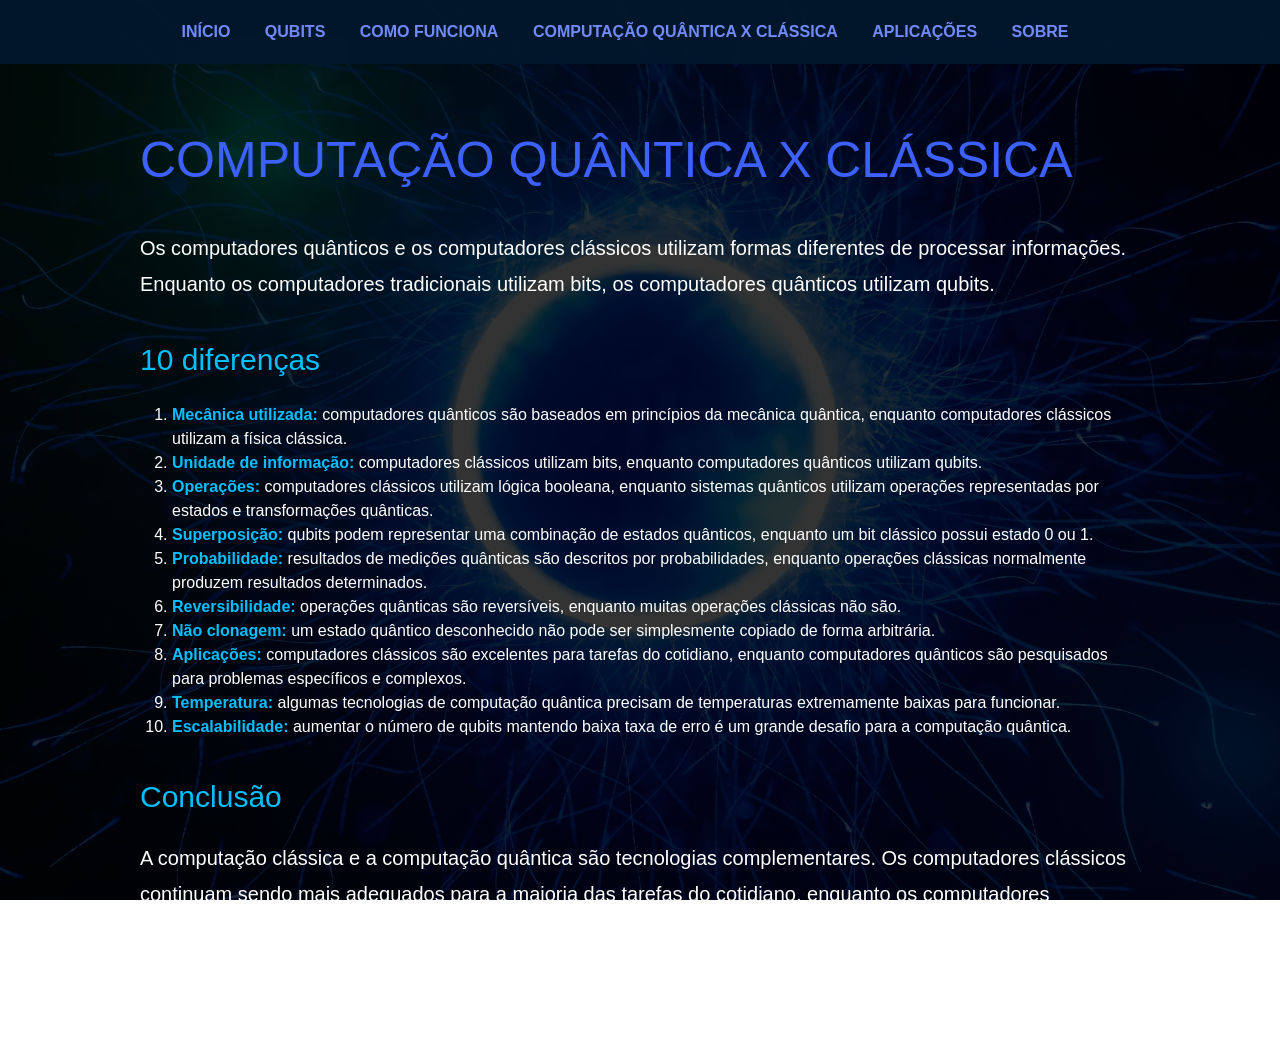
<file: Sites/computação quântica/comp.html>
<!DOCTYPE html>
<html lang="pt-BR">

<head>

    <meta charset="UTF-8">

    <meta name="viewport" content="width=device-width, initial-scale=1.0">

    <title>Computação Quântica x Clássica</title>

    <link
        href="https://cdn.jsdelivr.net/npm/bootstrap@5.3.8/dist/css/bootstrap.min.css"
        rel="stylesheet">

    <link rel="stylesheet" href="style.css">

</head>

<body>

    <nav>

        <a href="index.html">INÍCIO</a>
        <a href="qubits.html">QUBITS</a>
        <a href="como_funciona.html">COMO FUNCIONA</a>
        <a href="comp.html">COMPUTAÇÃO QUÂNTICA X CLÁSSICA</a>
        <a href="aplicacoes.html">APLICAÇÕES</a>
        <a href="sobre.html">SOBRE</a>

    </nav>


    <section class="conteudo">

        <h1>COMPUTAÇÃO QUÂNTICA X CLÁSSICA</h1>

        <p>
            Os computadores quânticos e os computadores clássicos
            utilizam formas diferentes de processar informações.
            Enquanto os computadores tradicionais utilizam bits,
            os computadores quânticos utilizam qubits.
        </p>


        <h2>10 diferenças</h2>

        <ol>

            <li>
                <strong>Mecânica utilizada:</strong>
                computadores quânticos são baseados em princípios
                da mecânica quântica, enquanto computadores clássicos
                utilizam a física clássica.
            </li>

            <li>
                <strong>Unidade de informação:</strong>
                computadores clássicos utilizam bits, enquanto
                computadores quânticos utilizam qubits.
            </li>

            <li>
                <strong>Operações:</strong>
                computadores clássicos utilizam lógica booleana,
                enquanto sistemas quânticos utilizam operações
                representadas por estados e transformações quânticas.
            </li>

            <li>
                <strong>Superposição:</strong>
                qubits podem representar uma combinação de estados
                quânticos, enquanto um bit clássico possui estado
                0 ou 1.
            </li>

            <li>
                <strong>Probabilidade:</strong>
                resultados de medições quânticas são descritos por
                probabilidades, enquanto operações clássicas
                normalmente produzem resultados determinados.
            </li>

            <li>
                <strong>Reversibilidade:</strong>
                operações quânticas são reversíveis, enquanto
                muitas operações clássicas não são.
            </li>

            <li>
                <strong>Não clonagem:</strong>
                um estado quântico desconhecido não pode ser
                simplesmente copiado de forma arbitrária.
            </li>

            <li>
                <strong>Aplicações:</strong>
                computadores clássicos são excelentes para tarefas
                do cotidiano, enquanto computadores quânticos são
                pesquisados para problemas específicos e complexos.
            </li>

            <li>
                <strong>Temperatura:</strong>
                algumas tecnologias de computação quântica precisam
                de temperaturas extremamente baixas para funcionar.
            </li>

            <li>
                <strong>Escalabilidade:</strong>
                aumentar o número de qubits mantendo baixa taxa
                de erro é um grande desafio para a computação quântica.
            </li>

        </ol>


        <h2>Conclusão</h2>

        <p>
            A computação clássica e a computação quântica são
            tecnologias complementares. Os computadores clássicos
            continuam sendo mais adequados para a maioria das tarefas
            do cotidiano, enquanto os computadores quânticos podem
            oferecer vantagens em determinados problemas complexos.
        </p>

    </section>


    <script
        src="https://cdn.jsdelivr.net/npm/bootstrap@5.3.8/dist/js/bootstrap.bundle.min.js">
    </script>

</body>

</html>
</file>
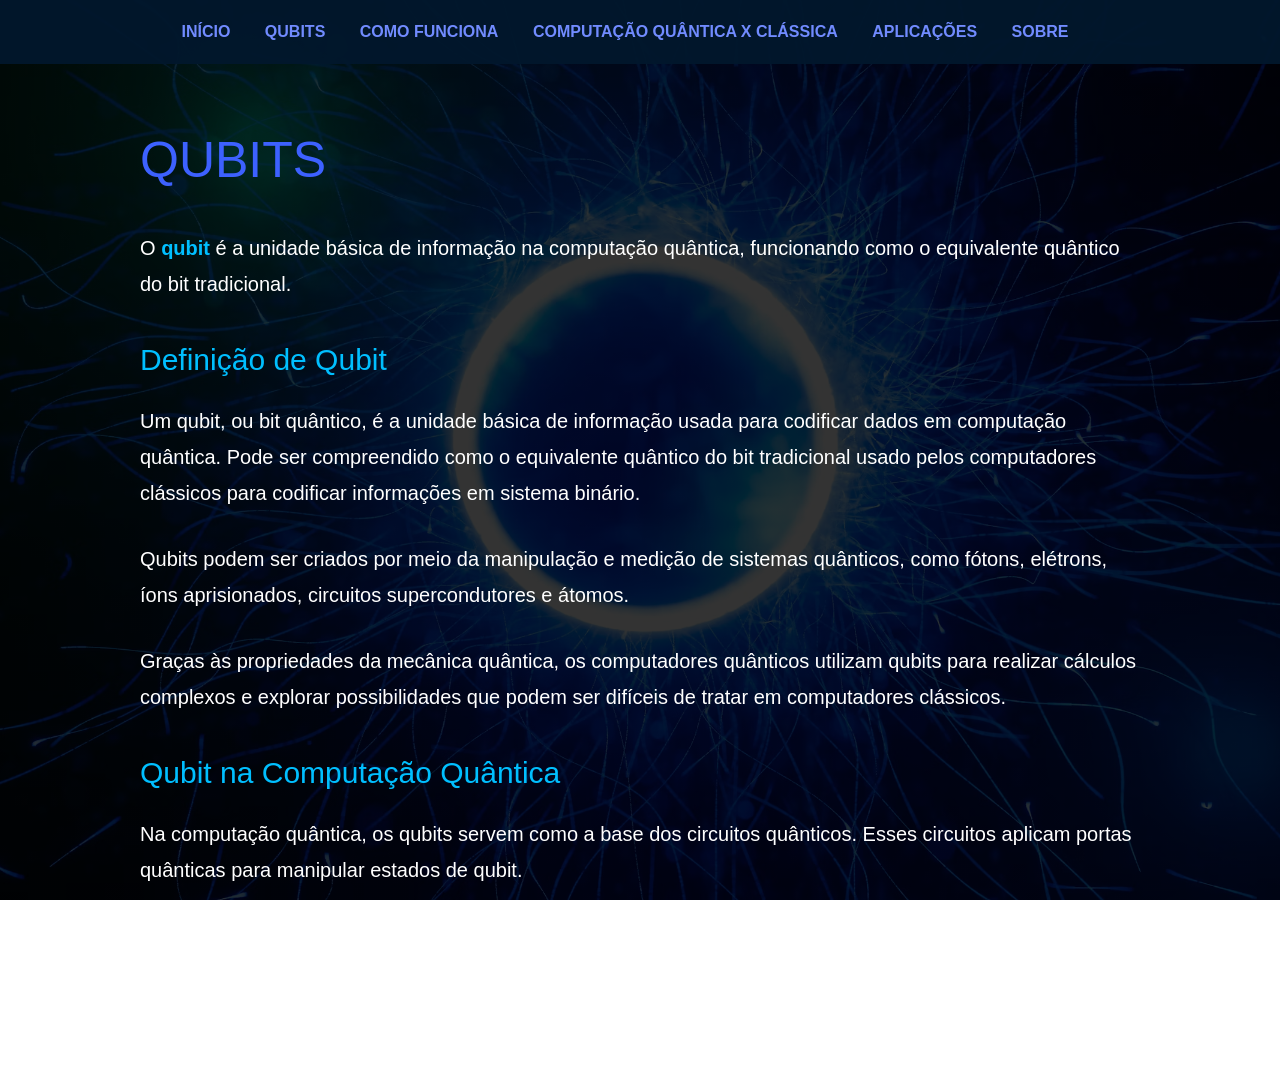
<file: Sites/computação quântica/qubits.html>
<!DOCTYPE html>
<html lang="pt-BR">

<head>

    <meta charset="UTF-8">

    <meta name="viewport" content="width=device-width, initial-scale=1.0">

    <title>Qubits</title>


    <link
        href="https://cdn.jsdelivr.net/npm/bootstrap@5.3.8/dist/css/bootstrap.min.css"
        rel="stylesheet">


    <link rel="stylesheet" href="style.css">

</head>

<body>

    <nav>

        <a href="index.html">INÍCIO</a>
        <a href="qubits.html">QUBITS</a>
        <a href="como_funciona.html">COMO FUNCIONA</a>
        <a href="comp.html">COMPUTAÇÃO QUÂNTICA X CLÁSSICA</a>
        <a href="aplicacoes.html">APLICAÇÕES</a>
        <a href="sobre.html">SOBRE</a>

    </nav>


    <section class="conteudo">

        <h1>QUBITS</h1>

        <p>
            O <strong>qubit</strong> é a unidade básica de informação
            na computação quântica, funcionando como o equivalente
            quântico do bit tradicional.
        </p>


        <h2>Definição de Qubit</h2>

        <p>
            Um qubit, ou bit quântico, é a unidade básica de informação
            usada para codificar dados em computação quântica. Pode ser
            compreendido como o equivalente quântico do bit tradicional
            usado pelos computadores clássicos para codificar informações
            em sistema binário.
        </p>

        <p>
            Qubits podem ser criados por meio da manipulação e medição
            de sistemas quânticos, como fótons, elétrons, íons
            aprisionados, circuitos supercondutores e átomos.
        </p>

        <p>
            Graças às propriedades da mecânica quântica, os computadores
            quânticos utilizam qubits para realizar cálculos complexos
            e explorar possibilidades que podem ser difíceis de tratar
            em computadores clássicos.
        </p>


        <h2>Qubit na Computação Quântica</h2>

        <p>
            Na computação quântica, os qubits servem como a base dos
            circuitos quânticos. Esses circuitos aplicam portas quânticas
            para manipular estados de qubit.
        </p>

        <p>
            Ao contrário das portas lógicas clássicas, como AND, OR e NOT,
            as portas quânticas realizam transformações reversíveis que
            modificam estados quânticos e suas amplitudes de probabilidade.
        </p>

    </section>


    <script
        src="https://cdn.jsdelivr.net/npm/bootstrap@5.3.8/dist/js/bootstrap.bundle.min.js">
    </script>

</body>

</html>
</file>
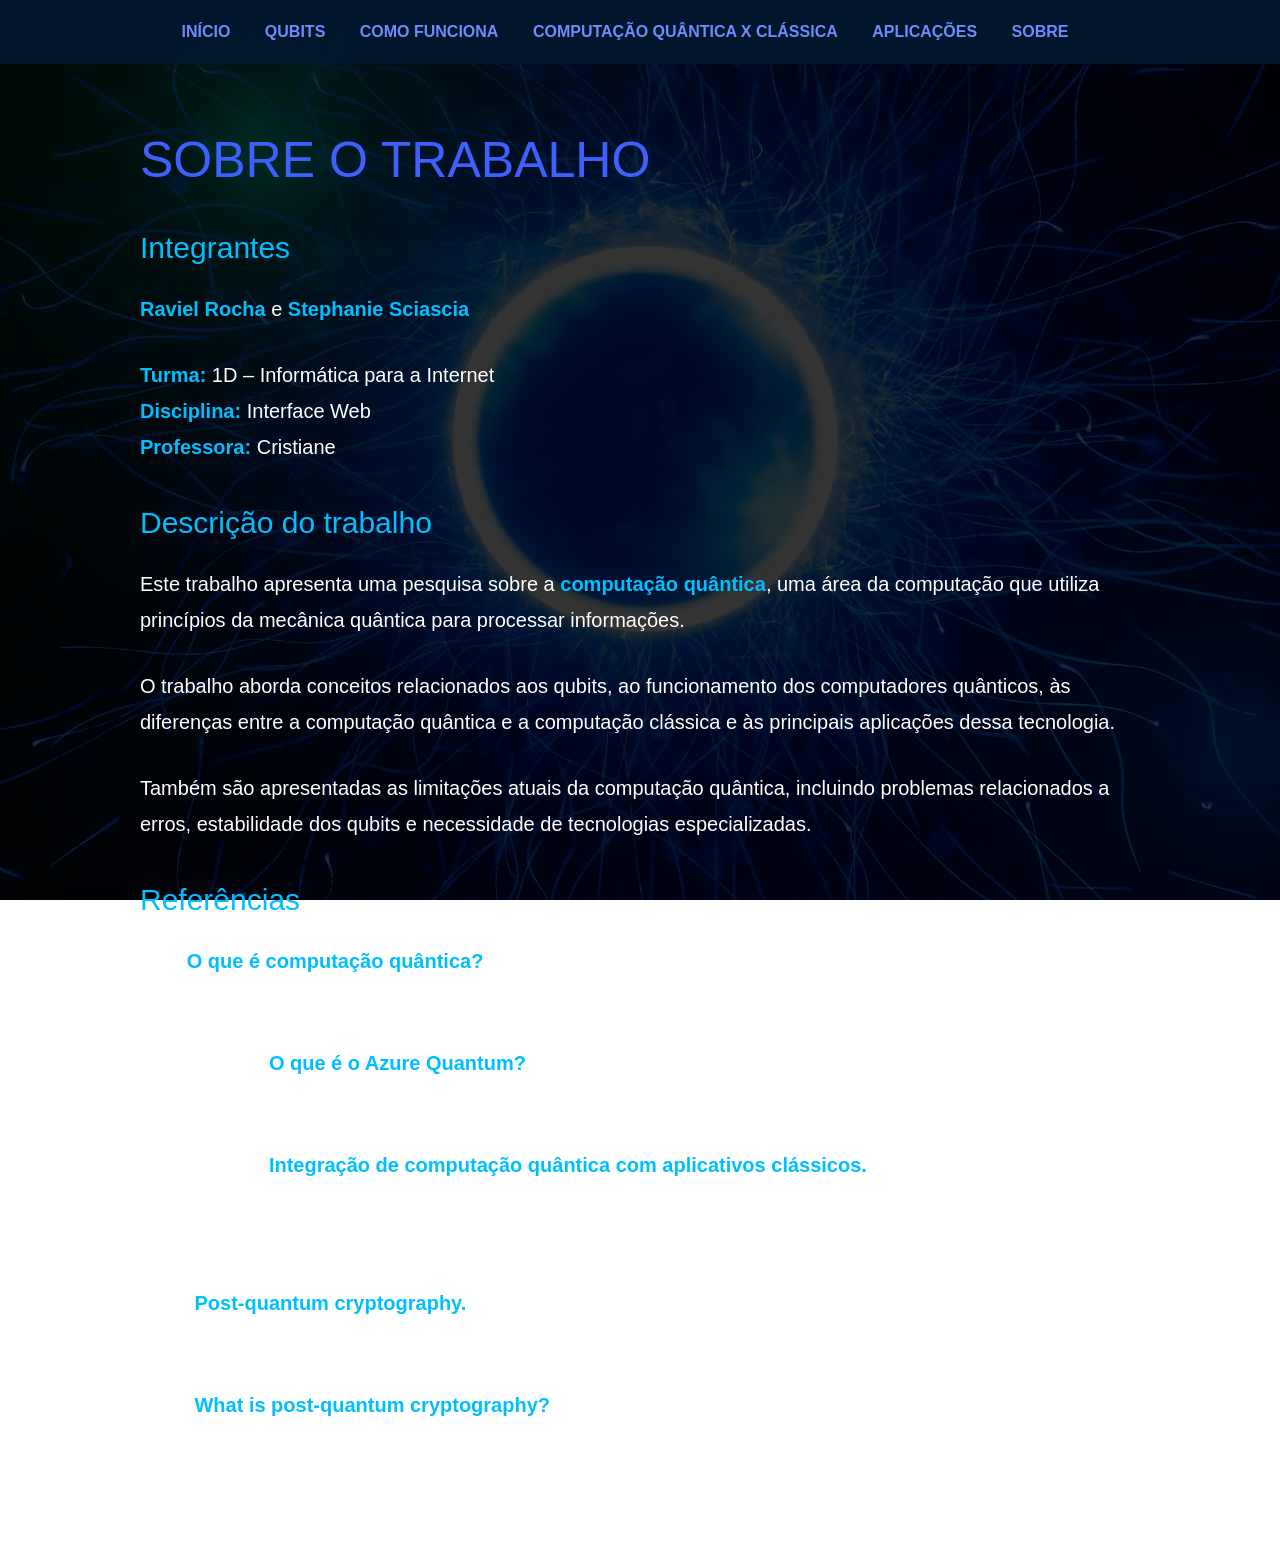
<file: Sites/computação quântica/sobre.html>
<!DOCTYPE html>
<html lang="pt-BR">

<head>

    <meta charset="UTF-8">

    <meta name="viewport" content="width=device-width, initial-scale=1.0">

    <title>Sobre - Computação Quântica</title>

    <link
        href="https://cdn.jsdelivr.net/npm/bootstrap@5.3.8/dist/css/bootstrap.min.css"
        rel="stylesheet">

    <link rel="stylesheet" href="style.css">

</head>

<body>

    <nav>

        <a href="index.html">INÍCIO</a>
        <a href="qubits.html">QUBITS</a>
        <a href="como_funciona.html">COMO FUNCIONA</a>
        <a href="comp.html">COMPUTAÇÃO QUÂNTICA X CLÁSSICA</a>
        <a href="aplicacoes.html">APLICAÇÕES</a>
        <a href="sobre.html">SOBRE</a>

    </nav>


    <section class="conteudo">

        <h1>SOBRE O TRABALHO</h1>


        <h2>Integrantes</h2>

        <p>
            <strong>Raviel Rocha</strong> e
            <strong>Stephanie Sciascia</strong>
        </p>

        <p>
            <strong>Turma:</strong>
            1D – Informática para a Internet
            <br>

            <strong>Disciplina:</strong>
            Interface Web
            <br>

            <strong>Professora:</strong>
            Cristiane
        </p>


        <h2>Descrição do trabalho</h2>

        <p>
            Este trabalho apresenta uma pesquisa sobre a
            <strong>computação quântica</strong>, uma área da
            computação que utiliza princípios da mecânica quântica
            para processar informações.
        </p>

        <p>
            O trabalho aborda conceitos relacionados aos qubits,
            ao funcionamento dos computadores quânticos, às
            diferenças entre a computação quântica e a computação
            clássica e às principais aplicações dessa tecnologia.
        </p>

        <p>
            Também são apresentadas as limitações atuais da
            computação quântica, incluindo problemas relacionados
            a erros, estabilidade dos qubits e necessidade de
            tecnologias especializadas.
        </p>


        <h2>Referências</h2>

        <p>
            IBM. <strong>O que é computação quântica?</strong>
            IBM Think, 2026.
            Disponível em:
            https://www.ibm.com/br-pt/think/topics/quantum-computing.
        </p>

        <p>
            MICROSOFT. <strong>O que é o Azure Quantum?</strong>
            Microsoft Learn, 2026.
            Disponível em:
            https://learn.microsoft.com/pt-br/azure/quantum/overview-azure-quantum.
        </p>

        <p>
            MICROSOFT. <strong>Integração de computação quântica
            com aplicativos clássicos.</strong>
            Microsoft Learn, 2026.
            Disponível em:
            https://learn.microsoft.com/pt-br/azure/architecture/example-scenario/quantum/quantum-computing-integration-with-classical-apps.
        </p>

        <p>
            NIST. <strong>Post-quantum cryptography.</strong>
            National Institute of Standards and Technology, 2026.
            Disponível em:
            https://www.nist.gov/pqc.
        </p>

        <p>
            NIST. <strong>What is post-quantum cryptography?</strong>
            National Institute of Standards and Technology, 2026.
            Disponível em:
            https://www.nist.gov/cybersecurity-and-privacy/what-post-quantum-cryptography.
        </p>

    </section>


    <script
        src="https://cdn.jsdelivr.net/npm/bootstrap@5.3.8/dist/js/bootstrap.bundle.min.js">
    </script>

</body>

</html>
</file>
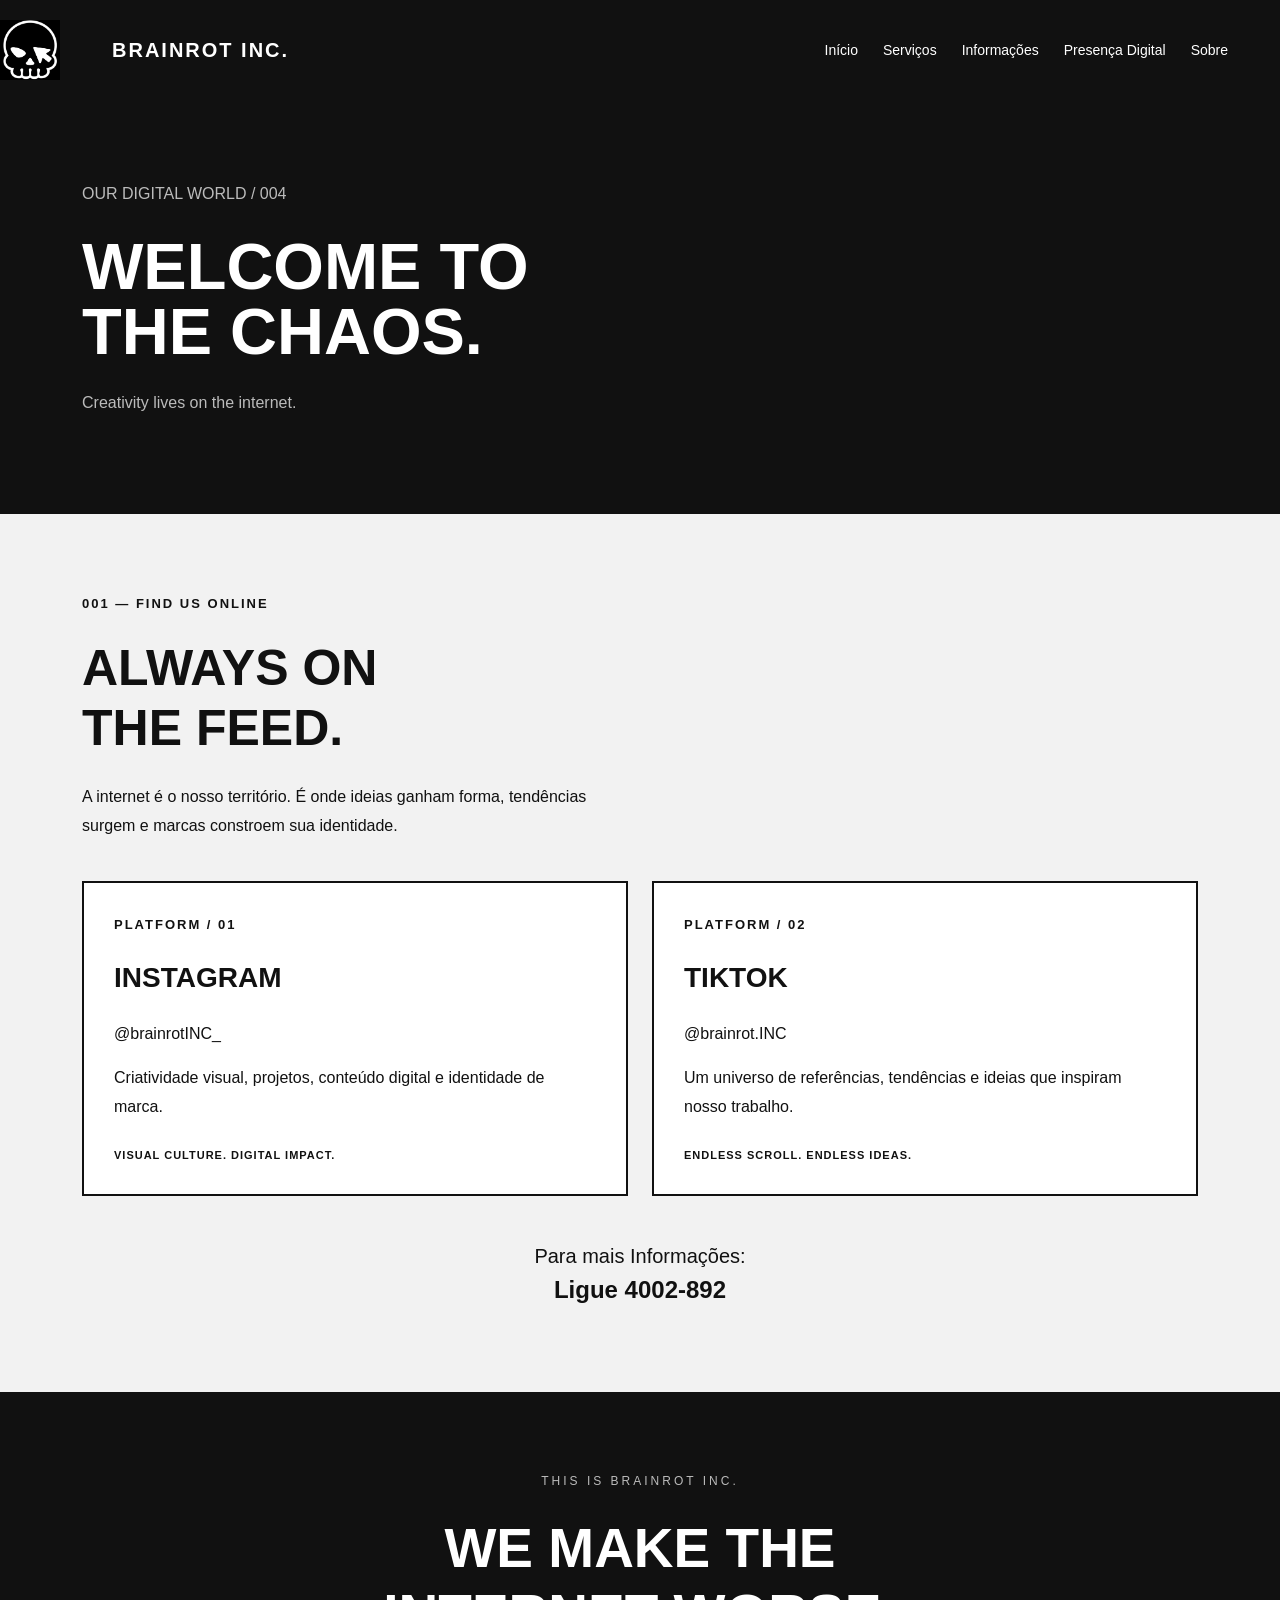
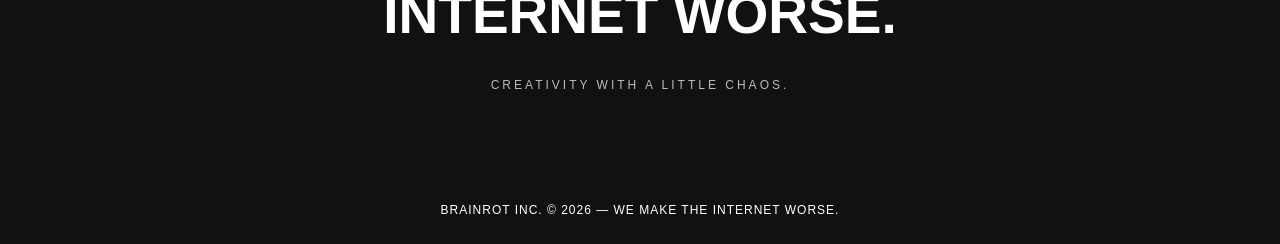
<file: Sites/Empresa/contato.html>
<!DOCTYPE html>
<html lang="pt-br">

<head>
    <meta charset="UTF-8">
    <meta name="viewport" content="width=device-width, initial-scale=1.0">
    <title>BRAINROT INC. | Presença Digital</title>

    <link href="https://cdn.jsdelivr.net/npm/bootstrap@5.3.8/dist/css/bootstrap.min.css" rel="stylesheet">
    <link rel="stylesheet" href="css.css">
</head>

<body>

    <nav class="navbar" href="index.html">
    <img src="BRAINROT INC.png" alt="Logo" class="icone-menu">
    
        <div class="container d-flex justify-content-between align-items-center">

            <a class="navbar-brand" href="index.html">BRAINROT INC.</a>

            <div class="menu">
                <a href="index.html">Início</a>
                <a href="servicos.html">Serviços</a>
                <a href="informacoes.html">Informações</a>
                <a href="contato.html">Presença Digital</a>
                <a href="sobre.html">Sobre</a>
            </div>

        </div>
    </nav>

    <header>
        <div class="container">

            <p>OUR DIGITAL WORLD / 004</p>

            <h1>WELCOME TO<br>THE CHAOS.</h1>

            <p>Creativity lives on the internet.</p>

        </div>
    </header>

    <main>

        <section class="presenca">
            <div class="container">

                <p class="numero">001 — FIND US ONLINE</p>

                <h2>ALWAYS ON<br>THE FEED.</h2>

                <p class="descricao">
                    A internet é o nosso território.
                    É onde ideias ganham forma, tendências surgem
                    e marcas constroem sua identidade.
                </p>

                <div class="row g-4">

                    <div class="col-md-6">
                        <div class="plataforma">

                            <p class="numero">PLATFORM / 01</p>

                            <h3>INSTAGRAM</h3>

                            <p>@brainrotINC_</p>

                            <p>
                                Criatividade visual, projetos,
                                conteúdo digital e identidade de marca.
                            </p>

                            <span>VISUAL CULTURE. DIGITAL IMPACT.</span>

                        </div>
                    </div>

                    <div class="col-md-6">
                        <div class="plataforma">

                            <p class="numero">PLATFORM / 02</p>

                            <h3>TIKTOK</h3>

                            <p>@brainrot.INC</p>

                            <p>
                                Um universo de referências, tendências
                                e ideias que inspiram nosso trabalho.
                            </p>

                            <span>ENDLESS SCROLL. ENDLESS IDEAS.</span>

                        </div>
                    </div>

                    <div class="col-12 text-center mt-5">

                        <h5>Para mais Informações:</h5>

                        <h4>
                            <strong>Ligue 4002-892</strong>
                        </h4>

                    </div>

                </div>

            </div>
        </section>

        <section class="frase-final">
            <div class="container">

                <p>THIS IS BRAINROT INC.</p>

                <h2>WE MAKE THE<br>INTERNET WORSE.</h2>

                <span>CREATIVITY WITH A LITTLE CHAOS.</span>

            </div>
        </section>

    </main>

    <footer>
        <p>BRAINROT INC. © 2026 — WE MAKE THE INTERNET WORSE.</p>
    </footer>

</body>
</html>
</file>
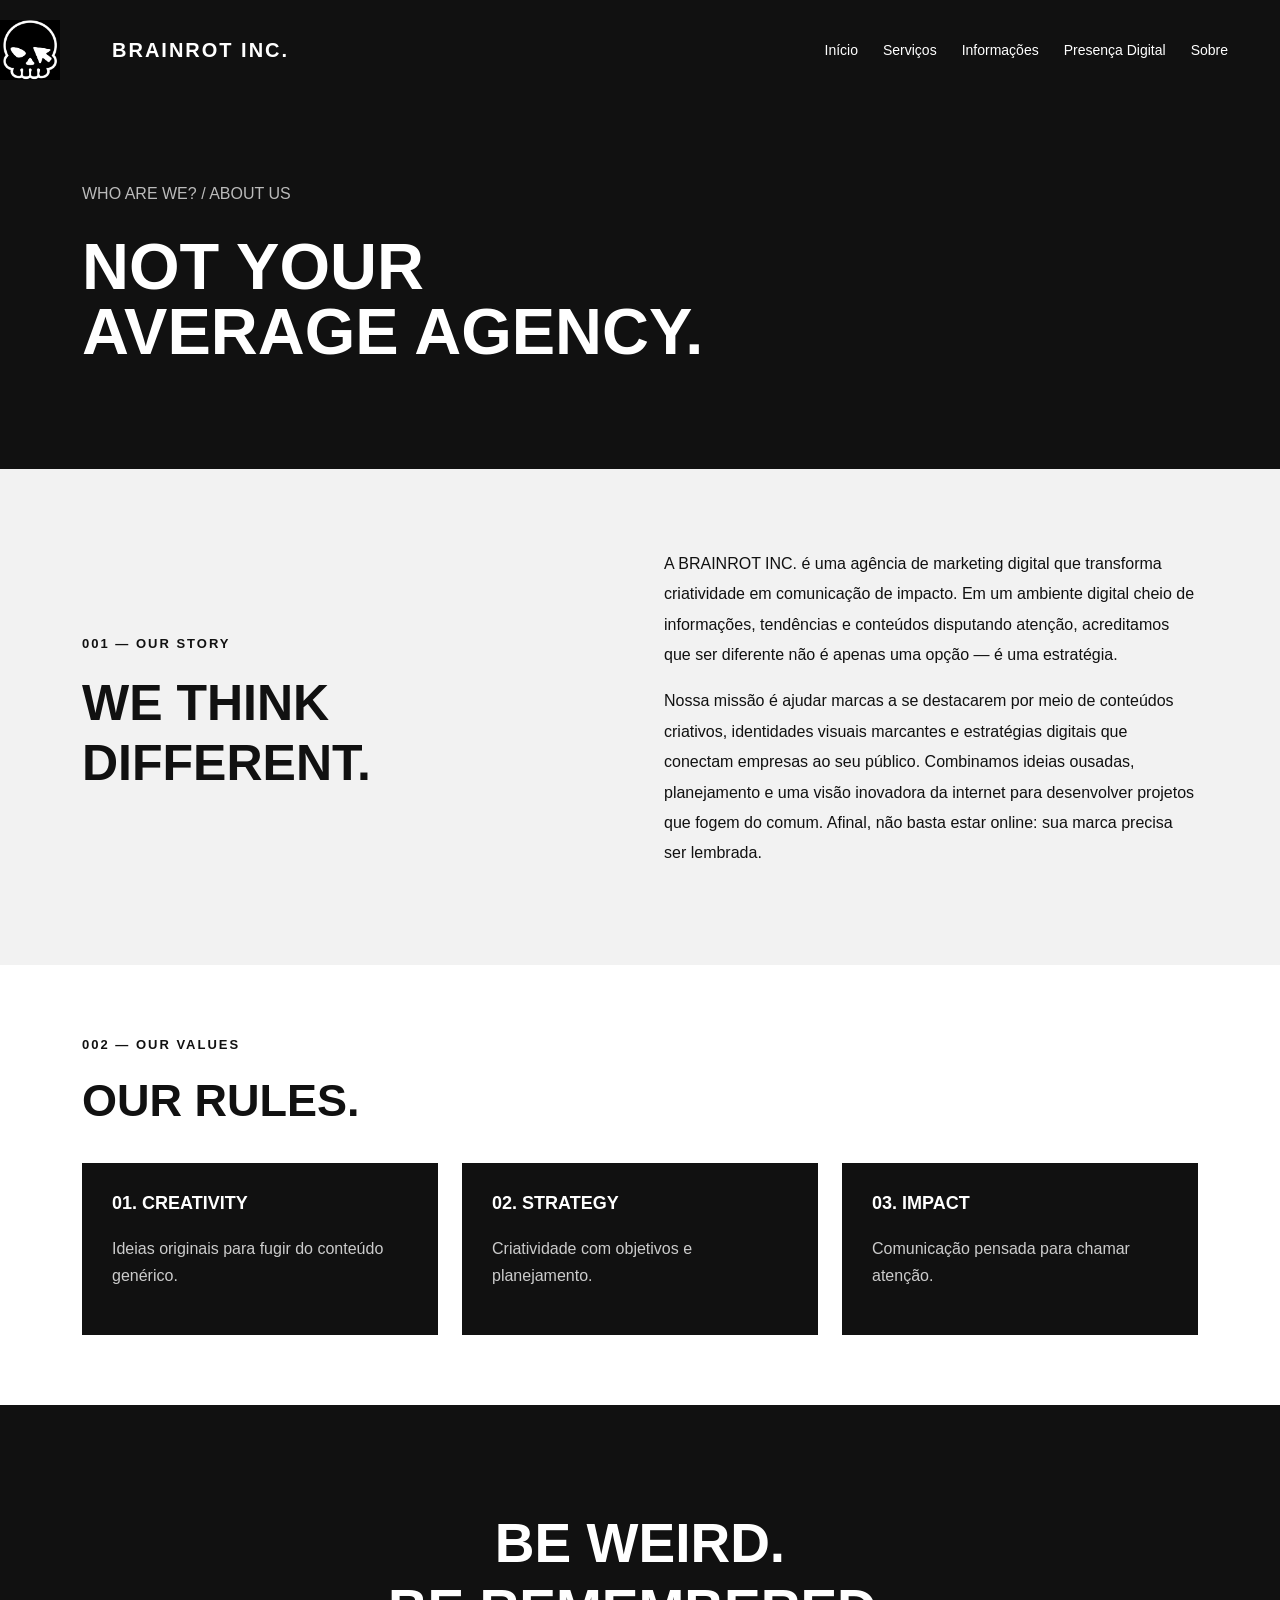
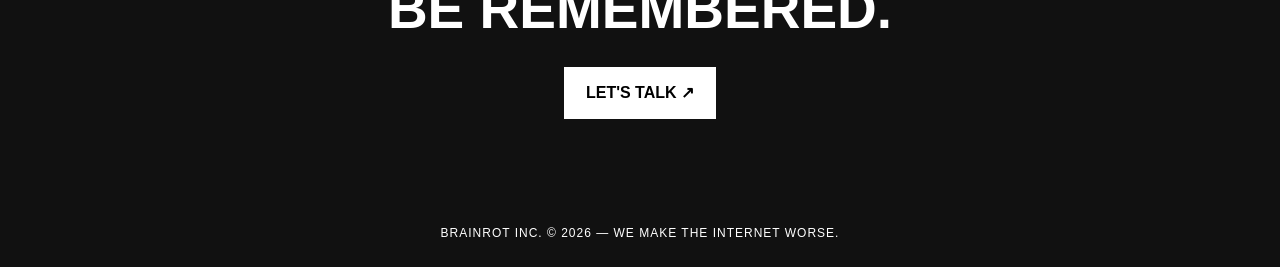
<file: Sites/Empresa/informacoes.html>
<!DOCTYPE html>
<html lang="pt-br">

<head>
    <meta charset="UTF-8">
    <meta name="viewport" content="width=device-width, initial-scale=1.0">
    <title>BRAINROT INC. | Informações</title>

    <link href="https://cdn.jsdelivr.net/npm/bootstrap@5.3.8/dist/css/bootstrap.min.css" rel="stylesheet">
    <link rel="stylesheet" href="css.css">
</head>

<body>

    <nav class="navbar" href="index.html">
    <img src="BRAINROT INC.png" alt="Logo" class="icone-menu">
    
        <div class="container d-flex justify-content-between align-items-center">

            <a class="navbar-brand" href="index.html">BRAINROT INC.</a>

            <div class="menu">
                <a href="index.html">Início</a>
                <a href="servicos.html">Serviços</a>
                <a href="informacoes.html">Informações</a>
                <a href="contato.html">Presença Digital</a>
                <a href="sobre.html">Sobre</a>
            </div>

        </div>
    </nav>

    <header>
        <div class="container">

            <p>WHO ARE WE? / ABOUT US</p>

            <h1>NOT YOUR<br>AVERAGE AGENCY.</h1>

        </div>
    </header>

    <main>

        <section class="historia">
            <div class="container">

                <div class="row align-items-center g-5">

                    <div class="col-md-6">

                        <p class="numero">001 — OUR STORY</p>

                        <h2>WE THINK<br>DIFFERENT.</h2>

                    </div>

                    <div class="col-md-6">

                        <p>
                            A BRAINROT INC. é uma agência de marketing digital que transforma criatividade em comunicação de impacto. Em um ambiente digital cheio de informações, tendências e conteúdos disputando atenção, acreditamos que ser diferente não é apenas uma opção — é uma estratégia.
                        </p>

                        <p>
                            Nossa missão é ajudar marcas a se destacarem por meio de conteúdos criativos, identidades visuais marcantes e estratégias digitais que conectam empresas ao seu público.

                            Combinamos ideias ousadas, planejamento e uma visão inovadora da internet para desenvolver projetos que fogem do comum. Afinal, não basta estar online: sua marca precisa ser lembrada.
                        </p>

                    </div>

                </div>

            </div>
        </section>

        <section class="valores">
            <div class="container">

                <p class="numero">002 — OUR VALUES</p>

                <h2>OUR RULES.</h2>

                <div class="row g-4">

                    <div class="col-md-4">
                        <div class="valor">

                            <h3>01. CREATIVITY</h3>

                            <p>Ideias originais para fugir do conteúdo genérico.</p>

                        </div>
                    </div>

                    <div class="col-md-4">
                        <div class="valor">

                            <h3>02. STRATEGY</h3>

                            <p>Criatividade com objetivos e planejamento.</p>

                        </div>
                    </div>

                    <div class="col-md-4">
                        <div class="valor">

                            <h3>03. IMPACT</h3>

                            <p>Comunicação pensada para chamar atenção.</p>

                        </div>
                    </div>

                </div>

            </div>
        </section>

        <section class="frase-final">
            <div class="container">

                <h2>BE WEIRD.<br>BE REMEMBERED.</h2>

                <a href="contato.html">LET'S TALK ↗</a>

            </div>
        </section>

    </main>

    <footer>
        <p>BRAINROT INC. © 2026 — WE MAKE THE INTERNET WORSE.</p>
    </footer>

</body>
</html>
</file>
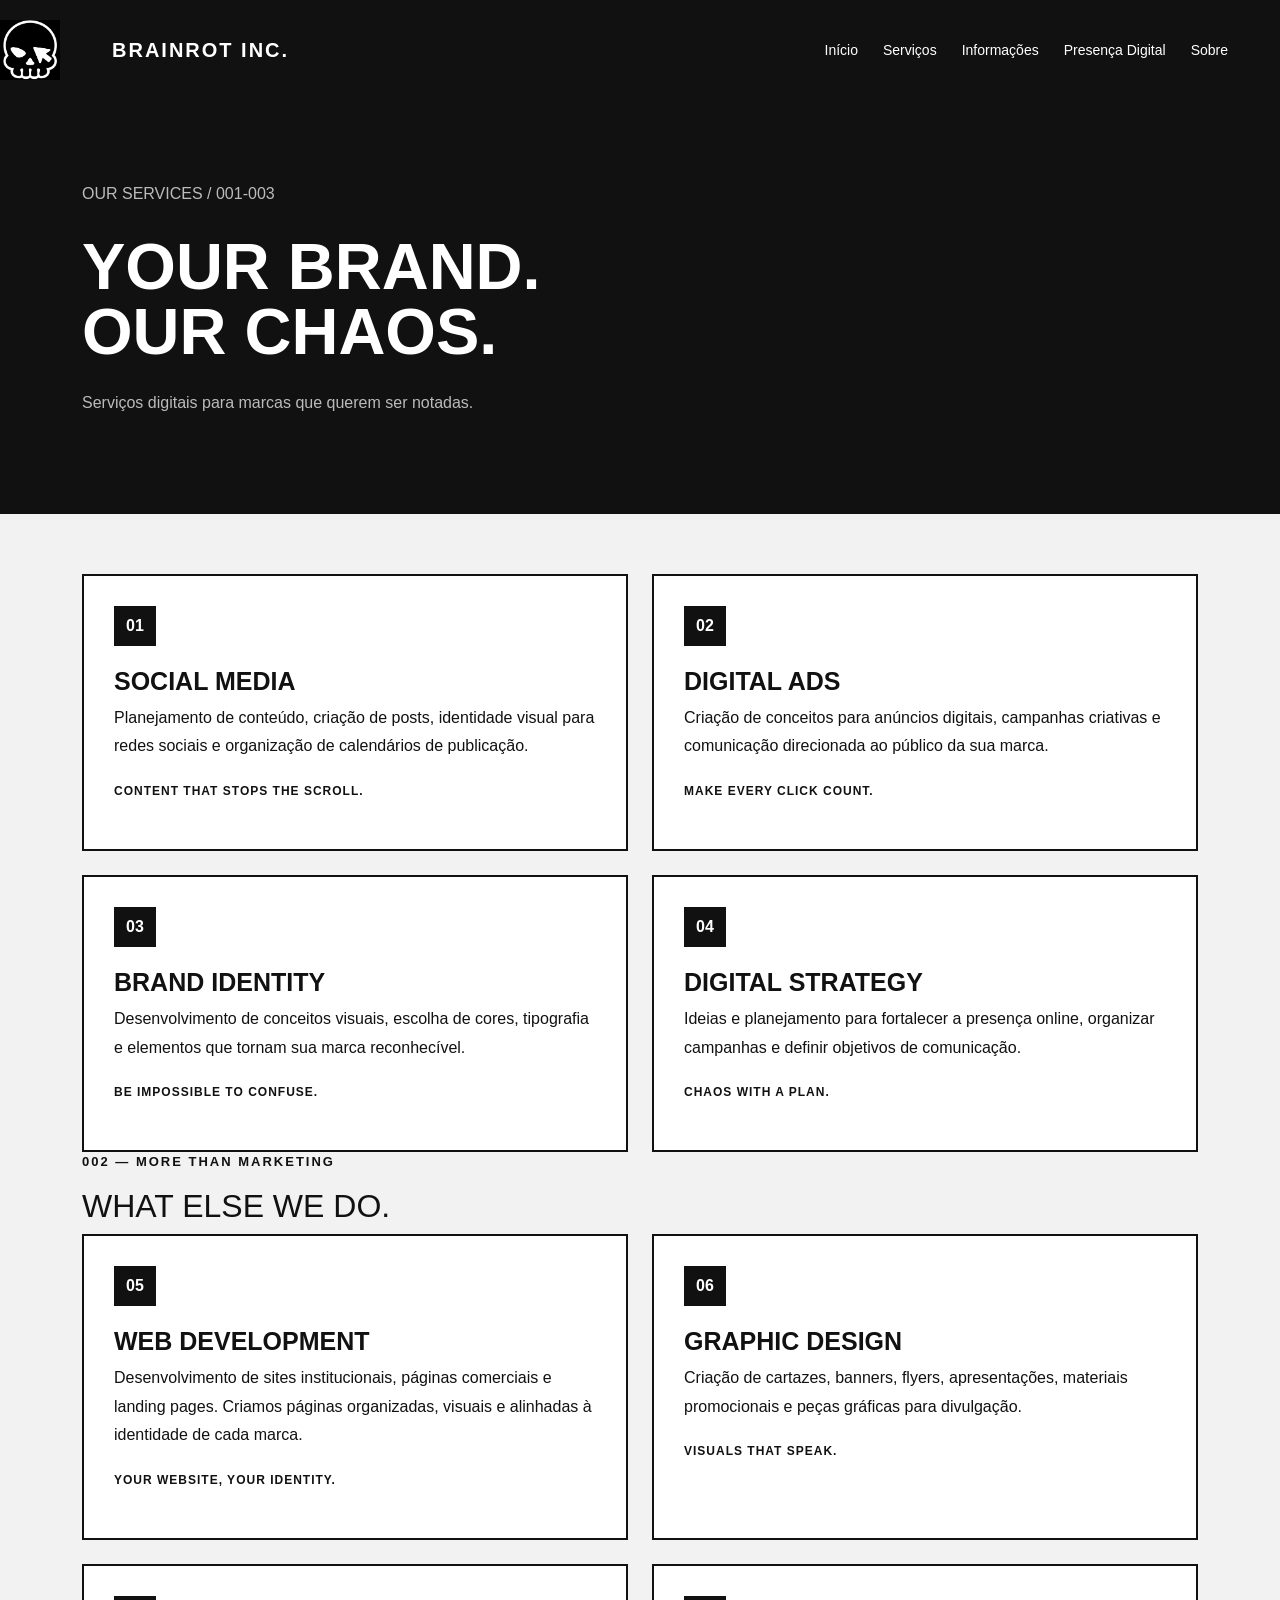
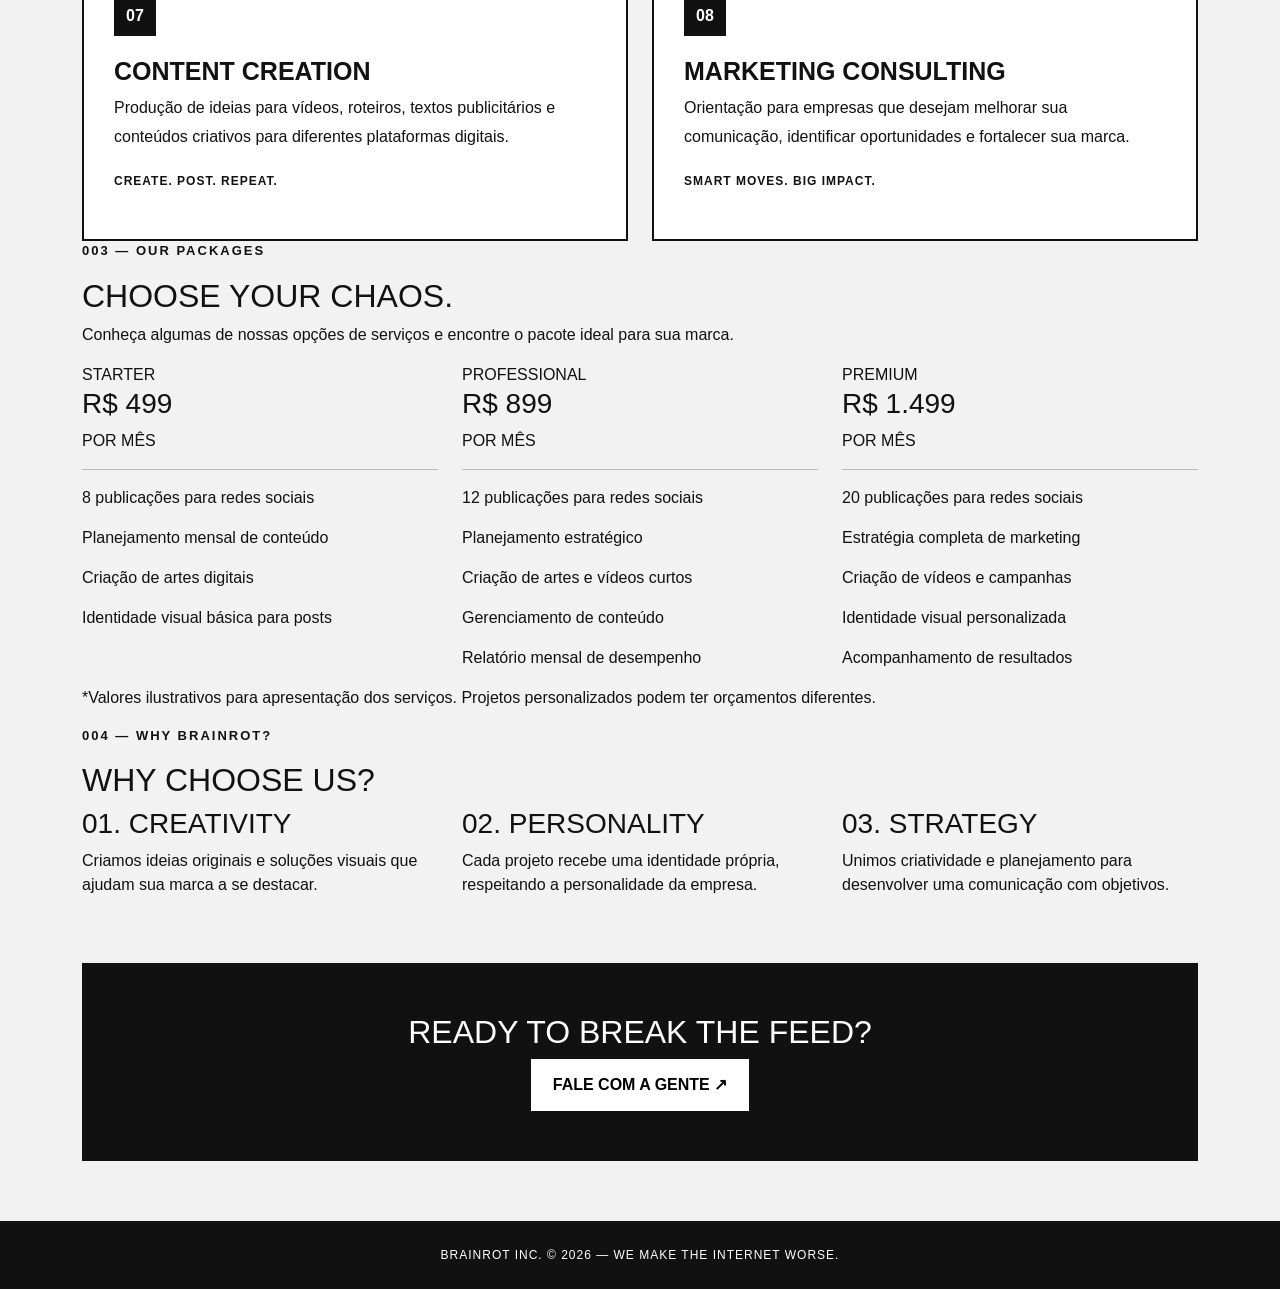
<file: Sites/Empresa/servicos.html>
<!DOCTYPE html>
<html lang="pt-br">

<head>
    <meta charset="UTF-8">
    <meta name="viewport" content="width=device-width, initial-scale=1.0">
    <title>BRAINROT INC. | Serviços</title>

    <link href="https://cdn.jsdelivr.net/npm/bootstrap@5.3.8/dist/css/bootstrap.min.css" rel="stylesheet">
    <link rel="stylesheet" href="css.css">
</head>

<body>

    <nav class="navbar" href="index.html">
    <img src="BRAINROT INC.png" alt="Logo" class="icone-menu">
    
        <div class="container d-flex justify-content-between align-items-center">

            <a class="navbar-brand" href="index.html">BRAINROT INC.</a>

            <div class="menu">
                <a href="index.html">Início</a>
                <a href="servicos.html">Serviços</a>
                <a href="informacoes.html">Informações</a>
                <a href="contato.html">Presença Digital</a>
                <a href="sobre.html">Sobre</a>
            </div>

        </div>
    </nav>

    <header>
        <div class="container">

            <p>OUR SERVICES / 001-003</p>

            <h1>YOUR BRAND.<br>OUR CHAOS.</h1>

            <p>Serviços digitais para marcas que querem ser notadas.</p>

        </div>
    </header>

    <main class="container lista-servicos">

        <div class="row g-4">

            <div class="col-md-6">
                <div class="servico">

                    <span>01</span>

                    <h2>SOCIAL MEDIA</h2>

                    <p>
                        Planejamento de conteúdo, criação de posts,
                        identidade visual para redes sociais e organização
                        de calendários de publicação.
                    </p>

                    <p class="categoria">CONTENT THAT STOPS THE SCROLL.</p>

                </div>
            </div>

            <div class="col-md-6">
                <div class="servico">

                    <span>02</span>

                    <h2>DIGITAL ADS</h2>

                    <p>
                        Criação de conceitos para anúncios digitais,
                        campanhas criativas e comunicação direcionada
                        ao público da sua marca.
                    </p>

                    <p class="categoria">MAKE EVERY CLICK COUNT.</p>

                </div>
            </div>

            <div class="col-md-6">
                <div class="servico">

                    <span>03</span>

                    <h2>BRAND IDENTITY</h2>

                    <p>
                        Desenvolvimento de conceitos visuais,
                        escolha de cores, tipografia e elementos
                        que tornam sua marca reconhecível.
                    </p>

                    <p class="categoria">BE IMPOSSIBLE TO CONFUSE.</p>

                </div>
            </div>

            <div class="col-md-6">
                <div class="servico">

                    <span>04</span>

                    <h2>DIGITAL STRATEGY</h2>

                    <p>
                        Ideias e planejamento para fortalecer
                        a presença online, organizar campanhas
                        e definir objetivos de comunicação.
                    </p>

                    <p class="categoria">CHAOS WITH A PLAN.</p>

                </div>
            </div>

        </div>

  

        <section class="novos-servicos">

            <p class="numero">002 — MORE THAN MARKETING</p>

            <h2>WHAT ELSE WE DO.</h2>

            <div class="row g-4">

                <div class="col-md-6">
                    <div class="servico">

                        <span>05</span>

                        <h2>WEB DEVELOPMENT</h2>

                        <p>
                            Desenvolvimento de sites institucionais,
                            páginas comerciais e landing pages.
                            Criamos páginas organizadas, visuais
                            e alinhadas à identidade de cada marca.
                        </p>

                        <p class="categoria">YOUR WEBSITE, YOUR IDENTITY.</p>

                    </div>
                </div>

                <div class="col-md-6">
                    <div class="servico">

                        <span>06</span>

                        <h2>GRAPHIC DESIGN</h2>

                        <p>
                            Criação de cartazes, banners, flyers,
                            apresentações, materiais promocionais
                            e peças gráficas para divulgação.
                        </p>

                        <p class="categoria">VISUALS THAT SPEAK.</p>

                    </div>
                </div>

                <div class="col-md-6">
                    <div class="servico">

                        <span>07</span>

                        <h2>CONTENT CREATION</h2>

                        <p>
                            Produção de ideias para vídeos, roteiros,
                            textos publicitários e conteúdos criativos
                            para diferentes plataformas digitais.
                        </p>

                        <p class="categoria">CREATE. POST. REPEAT.</p>

                    </div>
                </div>

                <div class="col-md-6">
                    <div class="servico">

                        <span>08</span>

                        <h2>MARKETING CONSULTING</h2>

                        <p>
                            Orientação para empresas que desejam
                            melhorar sua comunicação, identificar
                            oportunidades e fortalecer sua marca.
                        </p>

                        <p class="categoria">SMART MOVES. BIG IMPACT.</p>

                    </div>
                </div>

            </div>

        </section>


  

        <section class="pacotes">

            <p class="numero">003 — OUR PACKAGES</p>

            <h2>CHOOSE YOUR CHAOS.</h2>

            <p class="introducao">
                Conheça algumas de nossas opções de serviços
                e encontre o pacote ideal para sua marca.
            </p>

            <div class="row g-4">

                <div class="col-md-4">
                    <div class="pacote">

                        <span>STARTER</span>

                        <h3>R$ 499</h3>

                        <p class="periodo">POR MÊS</p>

                        <hr>

                        <p>8 publicações para redes sociais</p>
                        <p>Planejamento mensal de conteúdo</p>
                        <p>Criação de artes digitais</p>
                        <p>Identidade visual básica para posts</p>

                    </div>
                </div>

                <div class="col-md-4">
                    <div class="pacote destaque-pacote">

                        <span>PROFESSIONAL</span>

                        <h3>R$ 899</h3>

                        <p class="periodo">POR MÊS</p>

                        <hr>

                        <p>12 publicações para redes sociais</p>
                        <p>Planejamento estratégico</p>
                        <p>Criação de artes e vídeos curtos</p>
                        <p>Gerenciamento de conteúdo</p>
                        <p>Relatório mensal de desempenho</p>

                    </div>
                </div>

                <div class="col-md-4">
                    <div class="pacote">

                        <span>PREMIUM</span>

                        <h3>R$ 1.499</h3>

                        <p class="periodo">POR MÊS</p>

                        <hr>

                        <p>20 publicações para redes sociais</p>
                        <p>Estratégia completa de marketing</p>
                        <p>Criação de vídeos e campanhas</p>
                        <p>Identidade visual personalizada</p>
                        <p>Acompanhamento de resultados</p>

                    </div>
                </div>

            </div>

            <p class="aviso">
                *Valores ilustrativos para apresentação dos serviços.
                Projetos personalizados podem ter orçamentos diferentes.
            </p>

        </section>


  

        <section class="diferenciais">

            <p class="numero">004 — WHY BRAINROT?</p>

            <h2>WHY CHOOSE US?</h2>

            <div class="row g-4">

                <div class="col-md-4">
                    <div class="diferencial">

                        <h3>01. CREATIVITY</h3>

                        <p>
                            Criamos ideias originais e soluções visuais
                            que ajudam sua marca a se destacar.
                        </p>

                    </div>
                </div>

                <div class="col-md-4">
                    <div class="diferencial">

                        <h3>02. PERSONALITY</h3>

                        <p>
                            Cada projeto recebe uma identidade própria,
                            respeitando a personalidade da empresa.
                        </p>

                    </div>
                </div>

                <div class="col-md-4">
                    <div class="diferencial">

                        <h3>03. STRATEGY</h3>

                        <p>
                            Unimos criatividade e planejamento para
                            desenvolver uma comunicação com objetivos.
                        </p>

                    </div>
                </div>

            </div>

        </section>


        <div class="chamada">

            <h2>READY TO BREAK THE FEED?</h2>

            <a href="contato.html">FALE COM A GENTE ↗</a>

        </div>

    </main>

    <footer>
        <p>BRAINROT INC. © 2026 — WE MAKE THE INTERNET WORSE.</p>
    </footer>

</body>
</html>
</file>
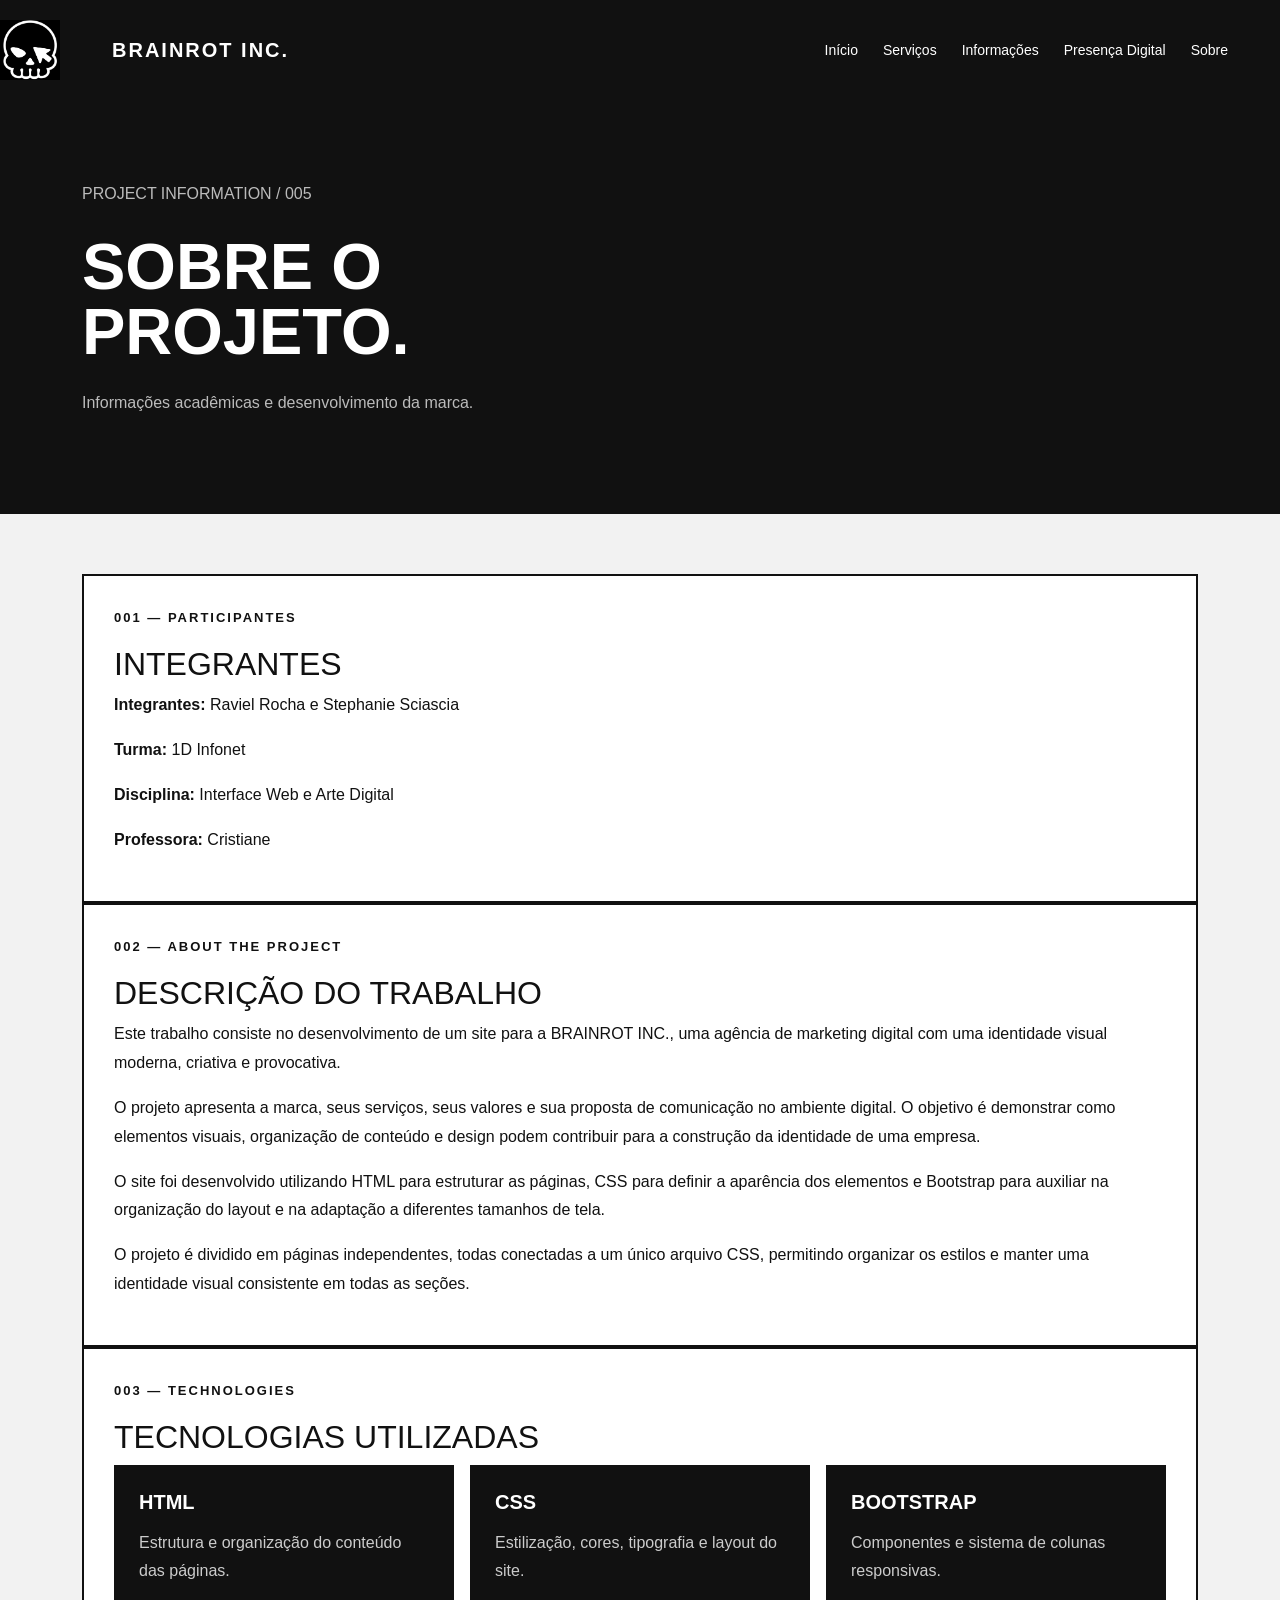
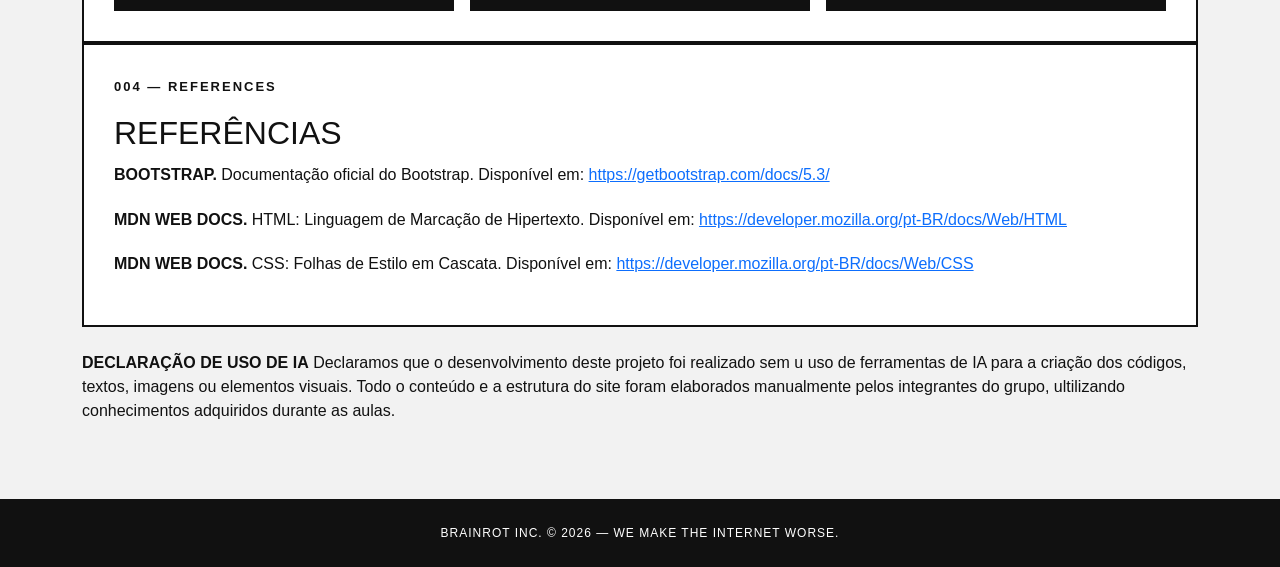
<file: Sites/Empresa/sobre.html>
<!DOCTYPE html>
<html lang="pt-br">

<head>
    <meta charset="UTF-8">
    <meta name="viewport" content="width=device-width, initial-scale=1.0">
    <title>Sobre o Projeto - BRAINROT INC.</title>

    <link href="https://cdn.jsdelivr.net/npm/bootstrap@5.3.8/dist/css/bootstrap.min.css" rel="stylesheet">
    <link rel="stylesheet" href="css.css">
</head>

<body>

    <nav class="navbar" href="index.html">
    <img src="BRAINROT INC.png" alt="Logo" class="icone-menu">
    
        <div class="container d-flex justify-content-between align-items-center">

            <a class="navbar-brand" href="index.html">BRAINROT INC.</a>

            <div class="menu">
                <a href="index.html">Início</a>
                <a href="servicos.html">Serviços</a>
                <a href="informacoes.html">Informações</a>
                <a href="contato.html">Presença Digital</a>
                <a href="sobre.html">Sobre</a>
            </div>

        </div>
    </nav>

    <header>
        <div class="container">

            <p>PROJECT INFORMATION / 005</p>

            <h1>SOBRE O<br>PROJETO.</h1>

            <p>Informações acadêmicas e desenvolvimento da marca.</p>

        </div>
    </header>

    <main class="container conteudo">

        <section class="secao">

            <p class="numero">001 — PARTICIPANTES</p>

            <h2>INTEGRANTES</h2>

            <p>
                <strong>Integrantes:</strong>
                Raviel Rocha e Stephanie Sciascia
            </p>

            <p>
                <strong>Turma:</strong>
                1D Infonet
            </p>

            <p>
                <strong>Disciplina:</strong>
                Interface Web e Arte Digital
            </p>

            <p>
                <strong>Professora:</strong>
                Cristiane
            </p>

        </section>

        <section class="secao">

            <p class="numero">002 — ABOUT THE PROJECT</p>

            <h2>DESCRIÇÃO DO TRABALHO</h2>

            <p>
                Este trabalho consiste no desenvolvimento de um site
                para a BRAINROT INC., uma agência de marketing digital
                com uma identidade visual moderna, criativa e provocativa.
            </p>

            <p>
                O projeto apresenta a marca, seus serviços, seus valores
                e sua proposta de comunicação no ambiente digital.
                O objetivo é demonstrar como elementos visuais,
                organização de conteúdo e design podem contribuir
                para a construção da identidade de uma empresa.
            </p>

            <p>
                O site foi desenvolvido utilizando HTML para estruturar
                as páginas, CSS para definir a aparência dos elementos
                e Bootstrap para auxiliar na organização do layout
                e na adaptação a diferentes tamanhos de tela.
            </p>

            <p>
                O projeto é dividido em páginas independentes, todas
                conectadas a um único arquivo CSS, permitindo organizar
                os estilos e manter uma identidade visual consistente
                em todas as seções.
            </p>

        </section>

        <section class="secao">

            <p class="numero">003 — TECHNOLOGIES</p>

            <h2>TECNOLOGIAS UTILIZADAS</h2>

            <div class="row g-3">

                <div class="col-md-4">
                    <div class="tecnologia">

                        <h3>HTML</h3>

                        <p>Estrutura e organização do conteúdo das páginas.</p>

                    </div>
                </div>

                <div class="col-md-4">
                    <div class="tecnologia">

                        <h3>CSS</h3>

                        <p>Estilização, cores, tipografia e layout do site.</p>

                    </div>
                </div>

                <div class="col-md-4">
                    <div class="tecnologia">

                        <h3>BOOTSTRAP</h3>

                        <p>Componentes e sistema de colunas responsivas.</p>

                    </div>
                </div>

            </div>

        </section>

        <section class="secao">

            <p class="numero">004 — REFERENCES</p>

            <h2>REFERÊNCIAS</h2>

            <p>
                <strong>BOOTSTRAP.</strong>
                Documentação oficial do Bootstrap.
                Disponível em:
                <a href="https://getbootstrap.com/docs/5.3/" target="_blank">
                    https://getbootstrap.com/docs/5.3/
                </a>
            </p>

            <p>
                <strong>MDN WEB DOCS.</strong>
                HTML: Linguagem de Marcação de Hipertexto.
                Disponível em:
                <a href="https://developer.mozilla.org/pt-BR/docs/Web/HTML" target="_blank">
                    https://developer.mozilla.org/pt-BR/docs/Web/HTML
                </a>
            </p>

            <p>
                <strong>MDN WEB DOCS.</strong>
                CSS: Folhas de Estilo em Cascata.
                Disponível em:
                <a href="https://developer.mozilla.org/pt-BR/docs/Web/CSS" target="_blank">
                    https://developer.mozilla.org/pt-BR/docs/Web/CSS
                </a>
            </p>

        </section>
<br>
        <section>

            <p>
                <strong> DECLARAÇÃO DE USO DE IA</strong>
                Declaramos que o desenvolvimento deste projeto foi realizado sem u uso de ferramentas de IA para a criação dos códigos, textos, imagens ou elementos visuais. Todo o conteúdo e a estrutura do site foram elaborados manualmente pelos integrantes do grupo, ultilizando conhecimentos adquiridos durante as aulas.


            </p>
        </section>

    </main>

    <footer>
        <p>BRAINROT INC. © 2026 — WE MAKE THE INTERNET WORSE.</p>
    </footer>

</body>
</html>
</file>
<file: Sites/computação quântica/body.css>
body {
    margin: 0;

    font-family: Arial, sans-serif;

    color: white;

    background:
        linear-gradient(
            rgba(0, 31, 63, 0.85),
            rgba(0, 0, 0, 0.9)
        ),
        url("fundo_site.jpg");

    background-size: cover;

    background-position: center;

    background-attachment: fixed;

    min-height: 100vh;
}


nav {
    display: flex;

    justify-content: center;

    align-items: center;

    padding: 15px 40px;

    background-color: rgba(0, 0, 0, 0.75);

    position: fixed;

    width: 100%;

    top: 0;

    left: 0;

    z-index: 1000;
}


nav ul {
    list-style: none;

    display: flex;

    gap: 25px;

    margin: 0;

    padding: 0;

    flex-wrap: wrap;

    justify-content: center;
}


nav ul li a {
    text-decoration: none;

    color: #718bff;

    font-weight: bold;

    transition: color 0.3s;
}


nav ul li a:hover {
    color: #5c7aff;
}


.hero {
    display: flex;

    align-items: center;

    min-height: 100vh;

    padding-top: 100px;

    text-align: center;

    background-color: rgba(0, 0, 0, 0.25);
}


.hero h1 {
    font-size: 3.5em;

    margin-bottom: 25px;

    color: #3d61ff;

    font-weight: bold;
}


.hero h2 {
    font-size: 1.5em;

    line-height: 1.5;

    margin-bottom: 20px;

    color: white;
}


.hero p {
    max-width: 700px;

    margin: 0 auto 30px;

    line-height: 1.7;

    font-size: 1.1em;
}



.btn-primary {
    background-color: #00bfff;

    border-color: #00bfff;

    padding: 12px 25px;

    font-weight: bold;

    border-radius: 5px;
}


.btn-primary:hover {
    background-color: #1e90ff;

    border-color: #1e90ff;
}


.card {
    background-color: rgba(0, 0, 0, 0.65);

    color: white;

    border: 1px solid rgba(0, 191, 255, 0.4);
}


.card-title {
    color: hsl(195, 100%, 50%);
}



@media (max-width: 768px) {

    nav {
        padding: 15px 10px;
    }


    nav ul {
        gap: 10px;
    }


    nav ul li a {
        font-size: 12px;
    }


    .hero {
        padding: 120px 20px 50px;
    }


    .hero h1 {
        font-size: 2.3em;
    }


    .hero h2 {
        font-size: 1.2em;
    }


    .hero p {
        font-size: 1em;
    }

}
</file>
<file: Sites/Empresa/index css.css>
body {
    background-color: #f2f2f2;
    color: #111;
    font-family: Arial, sans-serif;
    margin: 0;
}

.navbar {
    background-color: #111;
    padding: 20px 0;


}

.navbar-brand {
    color: white;
    font-weight: bold;
    letter-spacing: 2px;

    display: flex;
    align-items: center;
    gap: 10px;
}

.icone-menu {
    width: 60px;
    height: 60px;
    object-fit: contain;
}

.navbar-brand:hover {
    color: #ccc;
}

.menu {
    display: flex;
    gap: 25px;
}

.menu a {
    color: white;
    text-decoration: none;
    font-size: 14px;
}

.menu a:hover {
    text-decoration: underline;
}



.inicio {
    background-image: linear-gradient(
        rgba(0, 0, 0, 0.8),
        rgba(0, 0, 0, 0.8)
    ), url("BRAINROT INC.png");
    background-size: 50%;
    background-position: center;
    background-repeat: no-repeat;
    background-color: #000000;

    color: white;
    min-height: 600px;
    padding: 110px 0;
    text-align: center;
}

.etiqueta {
    font-size: 13px;
    letter-spacing: 4px;
}

.inicio h1 {
    font-size: 90px;
    font-weight: 900;
    line-height: 0.95;
    margin: 25px 0;
}

.inicio h2 {
    font-size: 20px;
    letter-spacing: 3px;
}

.descricao {
    max-width: 500px;
    margin: 25px auto;
    color: #ccc;
    line-height: 1.8;
}


.botao {
    display: inline-block;
    background-color: white;
    color: black;
    padding: 15px 25px;
    margin-top: 15px;
    text-decoration: none;
    font-weight: bold;
    font-size: 13px;
}

.botao:hover {
    background-color: #ccc;
    color: black;
}


.manifesto {
    padding: 80px 0;
    text-align: center;
}

.manifesto h2,
.destaques h2 {
    font-weight: 900;
    margin-bottom: 25px;
}

.manifesto p {
    max-width: 650px;
    margin: auto;
    line-height: 1.8;
}


.destaques {
    padding: 70px 0;
    background-color: white;
}

.destaque-card {
    background-color: #111;
    color: white;
    border: none;
    min-height: 180px;
    border-radius: 0;
}

.destaque-card h3 {
    font-size: 18px;
    font-weight: bold;
    margin-bottom: 20px;
}

.destaque-card p {
    color: #ccc;
    line-height: 1.7;
}

.link-pagina {
    display: inline-block;
    margin-top: 35px;
    color: #111;
    font-weight: bold;
    text-decoration: none;
}

.link-pagina:hover {
    text-decoration: underline;
}


footer {
    background-color: #111;
    color: white;
    text-align: center;
    padding: 25px 10px;
    font-size: 12px;
    letter-spacing: 1px;
}

footer p {
    margin: 0;
}
</file>
<file: Sites/site_profissao/body.css>
body {
    margin: 0;
    font-family: Arial, sans-serif;
    background: linear-gradient(to bottom, #0a0f2c, rgb(0, 31, 63));
    color: white;
  }
  
  nav {
    display: flex;
    justify-content: space-between;
    align-items: center;
    padding: 15px 40px;
    background-color: rgba(0, 0, 0, 0.6);
    position: fixed;
    width: 100%;
    top: 0;
  }
  
  nav ul {
    list-style: none;
    display: flex;
    gap: 25px;
    margin: 0;
    padding: 0;
  }
  
  nav ul li a {
    text-decoration: none;
    color: #00bfff;
    font-weight: bold;
    transition: color 0.3s;
  }
  
  nav ul li a:hover {
    color: #1e90ff;
  }
  

  .hero {
    display: flex;
    flex-direction: column;
    justify-content: center;
    align-items: flex-start;
    height: 100vh;
    padding: 0 60px;
    background: black;
    background-size: cover;
  }
  
  .hero h1 {
    text-align: center;
    font-size: 3em;
    margin-bottom: 10px;
    color: #00bfff;
  }
  
  .hero h2 {
    font-size: 2em;
    margin-bottom: 20px;
  }
  
  .hero p {
    max-width: 500px;
    line-height: 1.6;
    margin-bottom: 30px;
  }
  
  .hero button {
    background-color: #00bfff;
    border: none;
    padding: 12px 25px;
    font-size: 1em;
    font-weight: bold;
    color: #fff;
    cursor: pointer;
    border-radius: 5px;
    transition: background-color 0.3s;
  }
  
  .hero button:hover {
    background-color: #1e90ff;
  }

  body{
    background:
    linear-gradient(rgb(0, 31, 63), rgba(0,0,0,0.8)),
    url("fundo-site.png");
background-size: cover;
background-position: center;
opacity: 0.5;
filter: brightness(2.0);
  }
</file>
<file: Sites/computação quântica/style.css>
* {
    margin: 0;

    padding: 0;

    box-sizing: border-box;

    font-family: Arial, Helvetica, sans-serif;
}


body {
    background:
        linear-gradient(
            rgba(0, 0, 0, 0.8),
            rgba(0, 0, 0, 0.8)
        ),
        url("fundo.jpg");

    background-size: cover;

    background-position: center;

    background-attachment: fixed;

    min-height: 100vh;

    color: white;
}




nav {
    background: rgba(2, 24, 45, 0.95);

    padding: 20px;

    position: fixed;

    top: 0;

    left: 0;

    width: 100%;

    z-index: 1000;

    text-align: center;
}


nav a {
    color: #718bff;

    text-decoration: none;

    margin-right: 30px;

    font-weight: bold;

    transition: 0.3s;
}


nav a:hover {
    color: #00bfff;
}




.conteudo {
    width: 80%;

    max-width: 1000px;

    margin: auto;

    padding-top: 130px;

    padding-bottom: 60px;

    text-align: left;
}




h1 {
    color: #3d61ff;

    font-size: 50px;

    margin-bottom: 40px;

    text-align: left;
}


h2 {
    color: #00bfff;

    font-size: 30px;

    margin-top: 40px;

    margin-bottom: 25px;
}




p {
    font-size: 20px;

    line-height: 1.8;

    margin-bottom: 30px;

    max-width: 1000px;

    text-align: left;
}


strong {
    color: #00bfff;
}



.conteudo ul {
    padding-left: 35px;

    margin-bottom: 30px;
}


.conteudo ul li {
    font-size: 20px;

    line-height: 1.7;

    margin-bottom: 15px;

    text-align: left;
}




.card {
    background-color: rgba(2, 24, 45, 0.85);

    color: white;

    border: 1px solid #008890;

    border-radius: 10px;
}


.card-title {
    color: #00bfff;
}



.btn-primary {
    background-color: #00bfff;

    border-color: #00bfff;
}


.btn-primary:hover {
    background-color: #1e90ff;

    border-color: #1e90ff;
}



@media (max-width: 768px) {

    nav {
        padding: 15px 10px;
    }

    nav a {
        margin-right: 10px;

        font-size: 12px;
    }

    .conteudo {
        width: 90%;

        padding-top: 120px;
    }

    h1 {
        font-size: 38px;
    }

    h2 {
        font-size: 25px;
    }

    p {
        font-size: 18px;
    }

    .conteudo ul li {
        font-size: 18px;
    }
}
</file>
<file: Sites/Empresa/css.css>
body {
    background-color: #f2f2f2;
    color: #111;
    font-family: Arial, sans-serif;
    margin: 0;
}


.navbar {
    background-color: #111;
    padding: 20px 0;
}

.navbar-brand {
    color: white;
    font-weight: bold;
    letter-spacing: 2px;

    display: flex;
    align-items: center;
    gap: 10px;
}

.icone-menu {
    width: 60px;
    height: 60px;
    object-fit: contain;
}


.navbar-brand:hover,
.menu a:hover {
    color: #ccc;
}

.menu {
    display: flex;
    flex-wrap: wrap;
    gap: 25px;
}

.menu a {
    color: white;
    text-decoration: none;
    font-size: 14px;
}


header {
    background-color: #111;
    color: white;
    padding: 80px 0;
}

header p {
    color: #bbb;
    line-height: 1.8;
}

header h1 {
    font-size: 65px;
    font-weight: 900;
    margin: 25px 0;
    line-height: 1;
}


.inicio {
    background-image: linear-gradient(
        rgba(0, 0, 0, 0.8),
        rgba(0, 0, 0, 0.8)
    ), url("BRAINROT INC.png");
    background-size: 50%;
    background-position: center;
    background-repeat: no-repeat;
    background-color: #000000;
    text-align: center;
    padding: 110px 0;
    min-height: 600px;
}

.inicio h1 {
    font-size: 90px;
}

.inicio h2 {
    font-size: 20px;
    letter-spacing: 3px;
}

.etiqueta {
    letter-spacing: 4px;
    font-size: 13px;
}

.descricao {
    max-width: 550px;
    margin: 25px auto;
    line-height: 1.8;
    color: #ccc;
}

.botao {
    display: inline-block;
    background-color: white;
    color: black;
    padding: 15px 25px;
    margin-top: 15px;
    text-decoration: none;
    font-weight: bold;
    font-size: 13px;
}

.botao:hover {
    background-color: #ccc;
}


.manifesto,
.historia,
.presenca {
    padding: 80px 0;
}

.manifesto p {
    max-width: 650px;
    margin: auto;
    line-height: 1.8;
}

.titulo {
    font-weight: 900;
    margin-bottom: 25px;
}

.destaques,
.valores {
    background-color: white;
    padding: 70px 0;
}

.destaque-card,
.valor {
    background-color: #111;
    color: white;
    border: none;
    border-radius: 0;
    height: 100%;
}

.destaque-card h3,
.valor h3 {
    font-size: 18px;
    font-weight: bold;
    margin-bottom: 20px;
}

.destaque-card p,
.valor p {
    color: #ccc;
    line-height: 1.7;
}

.link-pagina {
    display: inline-block;
    margin-top: 35px;
    color: #111;
    font-weight: bold;
    text-decoration: none;
}

.link-pagina:hover {
    text-decoration: underline;
}


.lista-servicos,
.conteudo {
    padding-top: 60px;
    padding-bottom: 60px;
}

.servico,
.secao,
.plataforma {
    background-color: white;
    border: 2px solid #111;
    padding: 30px;
    height: 100%;
}

.servico span {
    display: inline-block;
    background-color: #111;
    color: white;
    padding: 8px 12px;
    font-weight: bold;
    margin-bottom: 20px;
}

.servico h2 {
    font-size: 25px;
    font-weight: 900;
}

.servico p,
.secao p,
.plataforma p {
    line-height: 1.8;
}

.categoria {
    font-size: 12px;
    font-weight: bold;
    letter-spacing: 1px;
    margin-top: 20px;
}

.chamada {
    background-color: #111;
    color: white;
    text-align: center;
    padding: 50px 20px;
    margin-top: 50px;
}

.chamada a,
.frase-final a {
    display: inline-block;
    background-color: white;
    color: black;
    padding: 14px 22px;
    text-decoration: none;
    font-weight: bold;
}

.chamada a:hover,
.frase-final a:hover {
    background-color: #ccc;
}


.numero {
    font-size: 13px;
    font-weight: bold;
    letter-spacing: 2px;
}

.historia h2 {
    font-size: 50px;
    font-weight: 900;
}

.historia p {
    line-height: 1.9;
}

.valores h2 {
    font-size: 45px;
    font-weight: 900;
    margin: 20px 0 35px;
}

.valor {
    padding: 30px;
    min-height: 170px;
}


.presenca h2 {
    font-size: 50px;
    font-weight: 900;
    margin: 25px 0;
}

.presenca .descricao {
    color: #111;
    margin: 0 0 40px;
}

.plataforma {
    min-height: 260px;
}

.plataforma h3 {
    font-size: 28px;
    font-weight: 900;
    margin: 25px 0;
}

.plataforma span {
    display: block;
    font-size: 11px;
    font-weight: bold;
    letter-spacing: 1px;
    margin-top: 25px;
}


.frase-final {
    background-color: #111;
    color: white;
    text-align: center;
    padding: 80px 15px;
}

.frase-final h2 {
    font-size: 55px;
    font-weight: 900;
    margin: 25px 0;
}

.frase-final p,
.frase-final span {
    font-size: 12px;
    letter-spacing: 3px;
    color: #bbb;
}


.tecnologia {
    background-color: #111;
    color: white;
    padding: 25px;
    height: 100%;
}

.tecnologia h3 {
    font-size: 20px;
    font-weight: bold;
    margin-bottom: 15px;
}

.tecnologia p {
    color: #ccc;
    margin: 0;
}


footer {
    background-color: #111;
    color: white;
    text-align: center;
    padding: 25px 10px;
    font-size: 12px;
    letter-spacing: 1px;
}

footer p {
    margin: 0;
}
</file>
